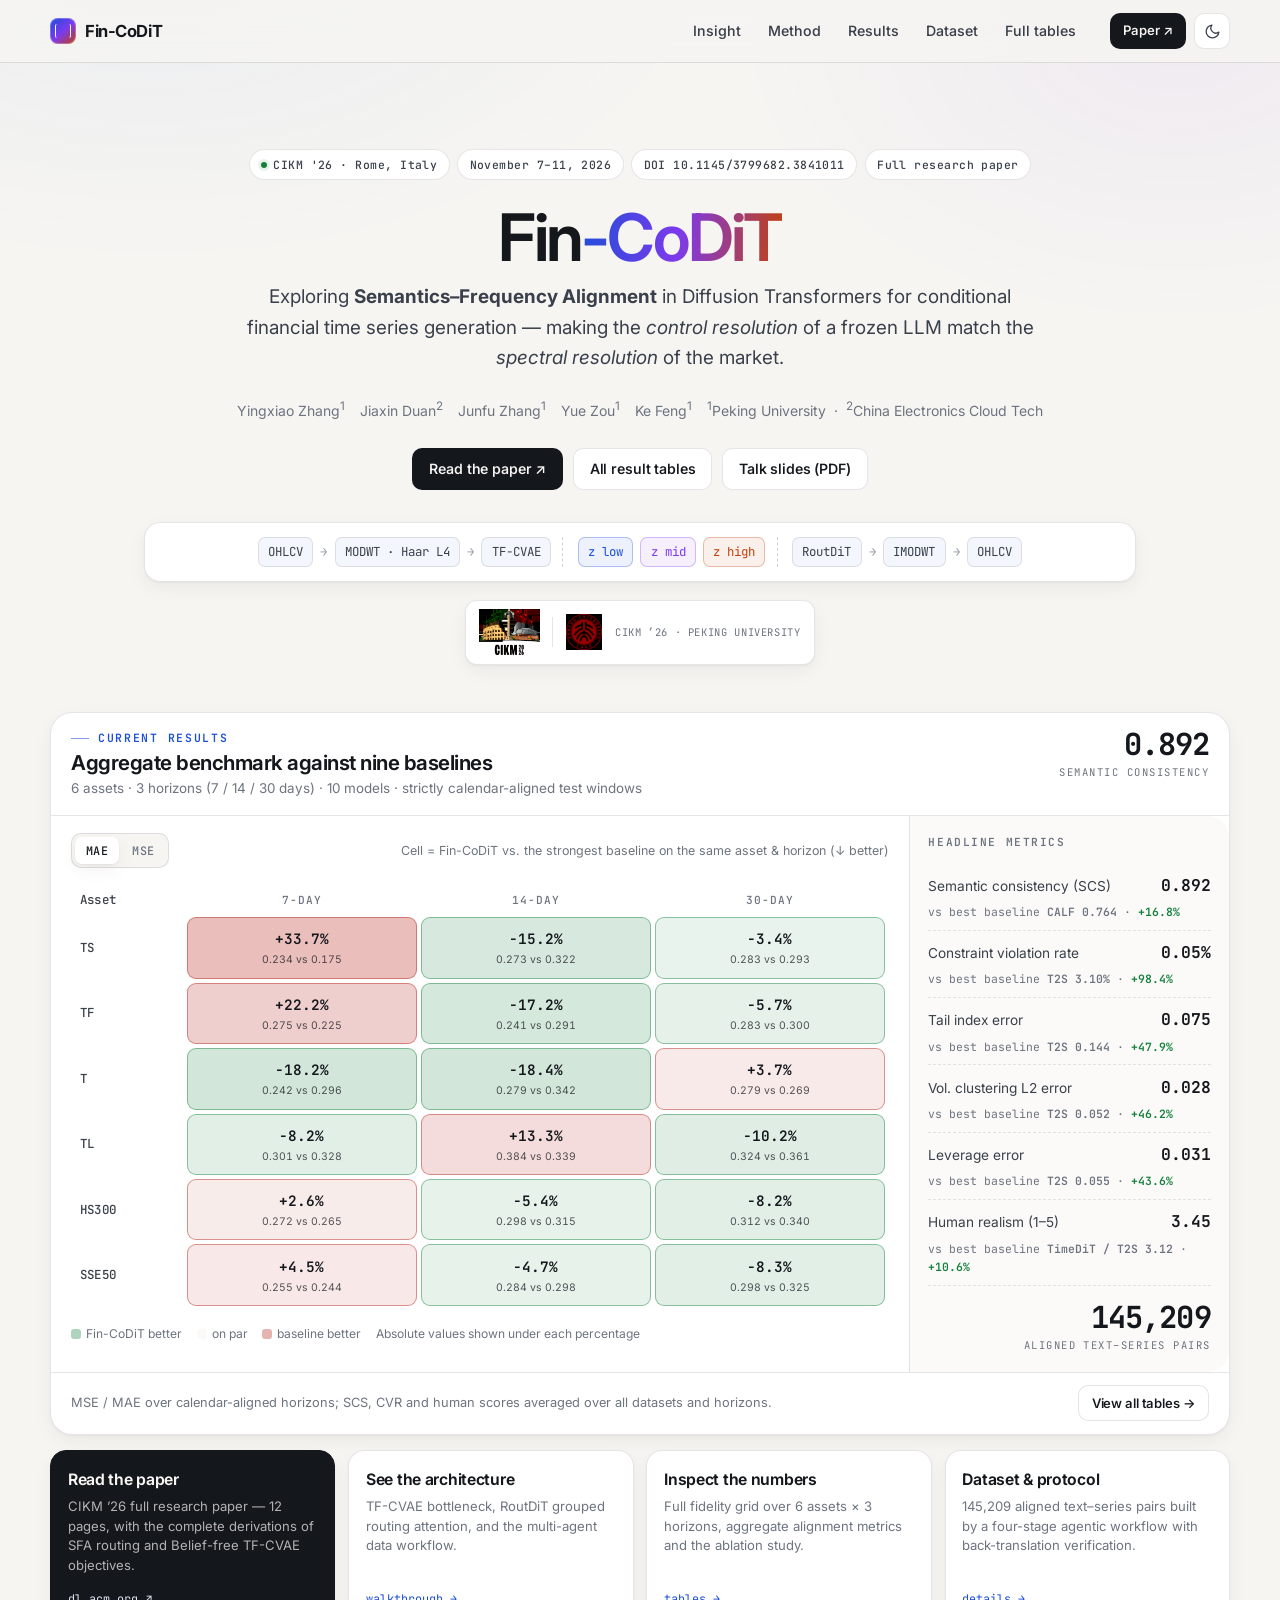
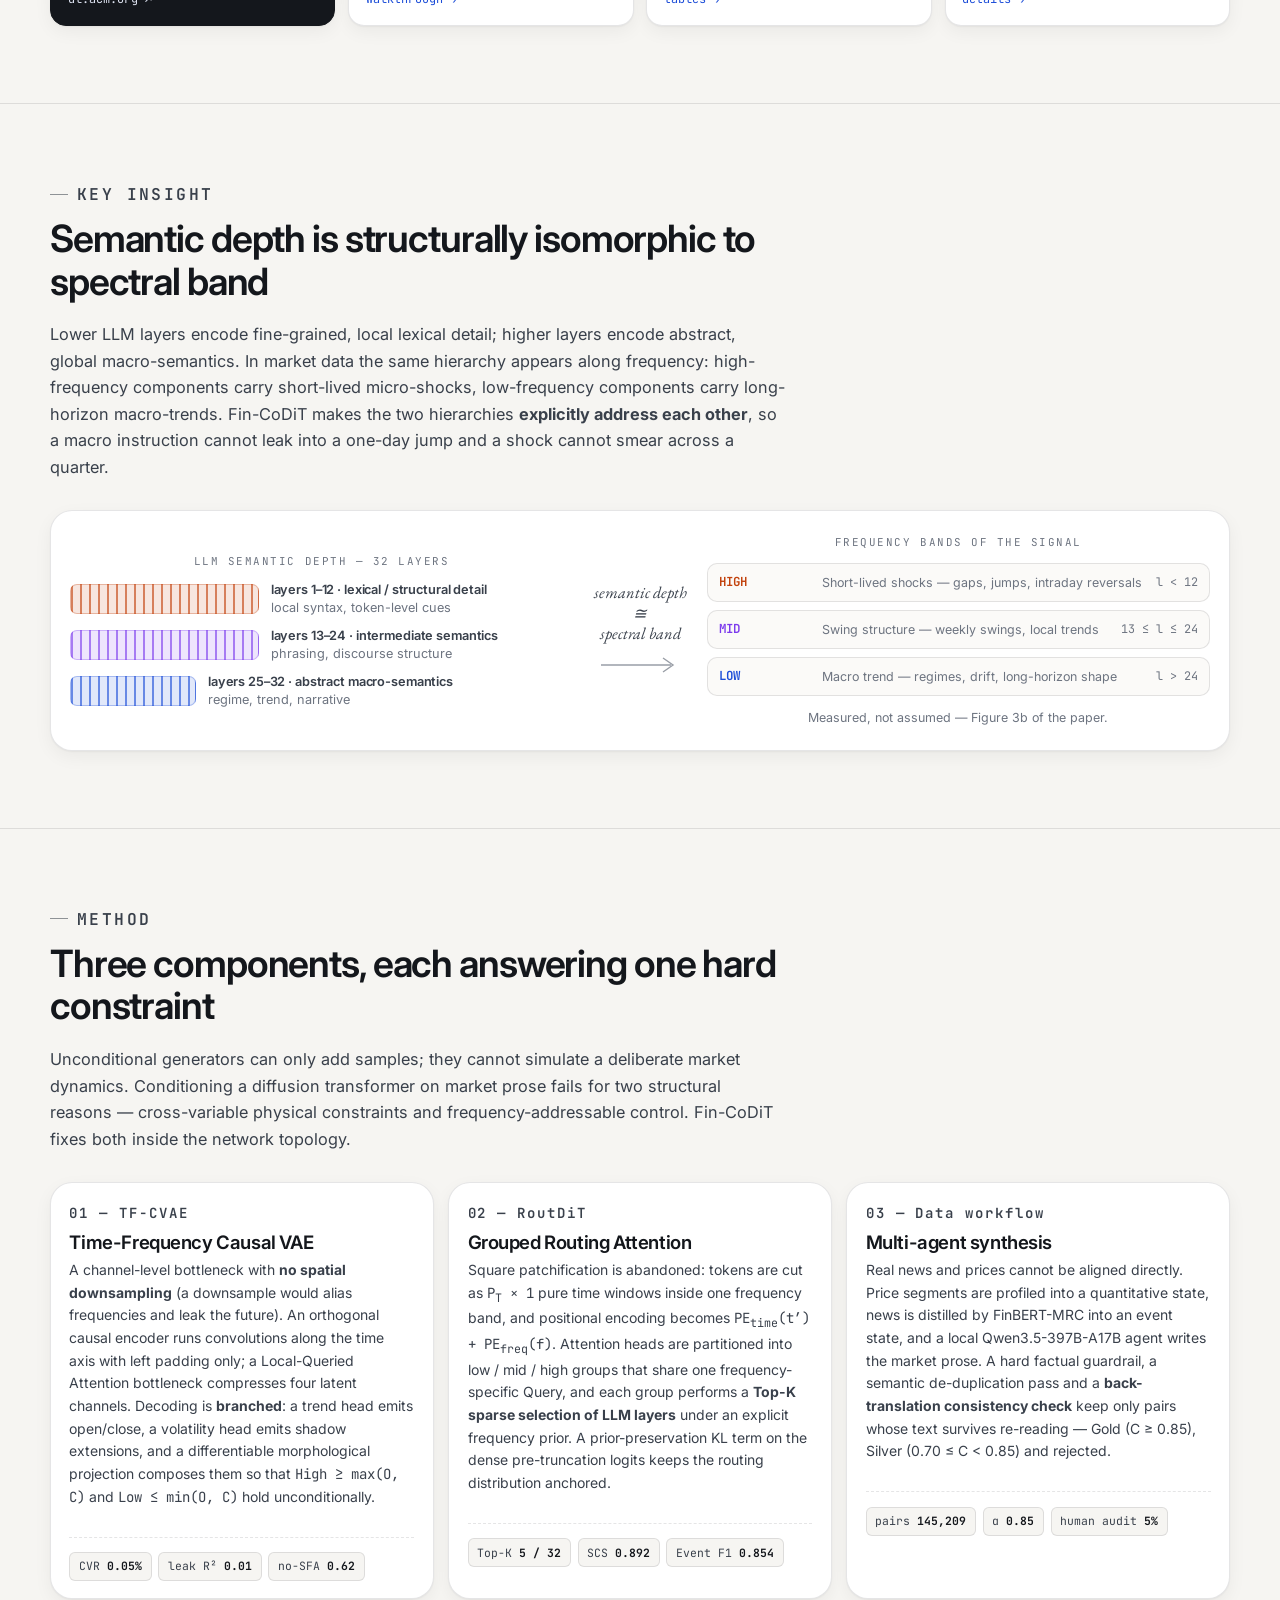
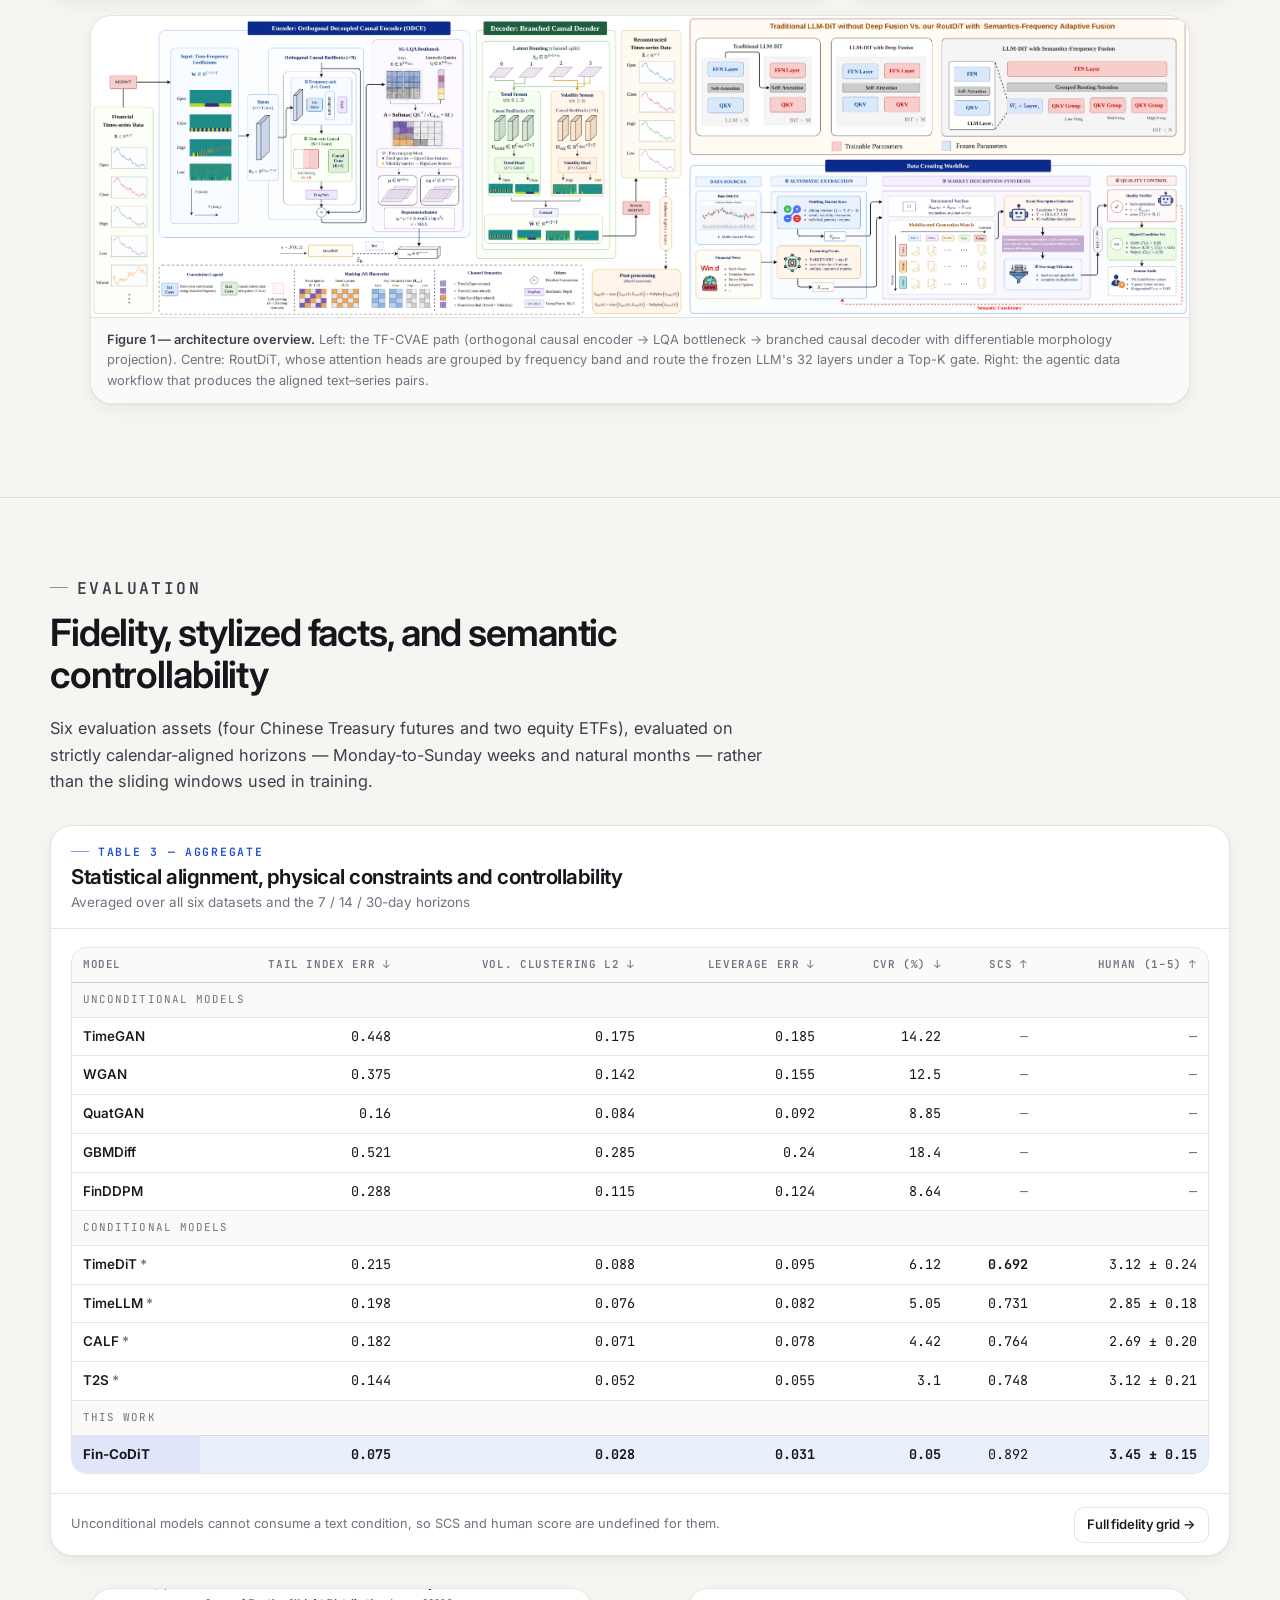
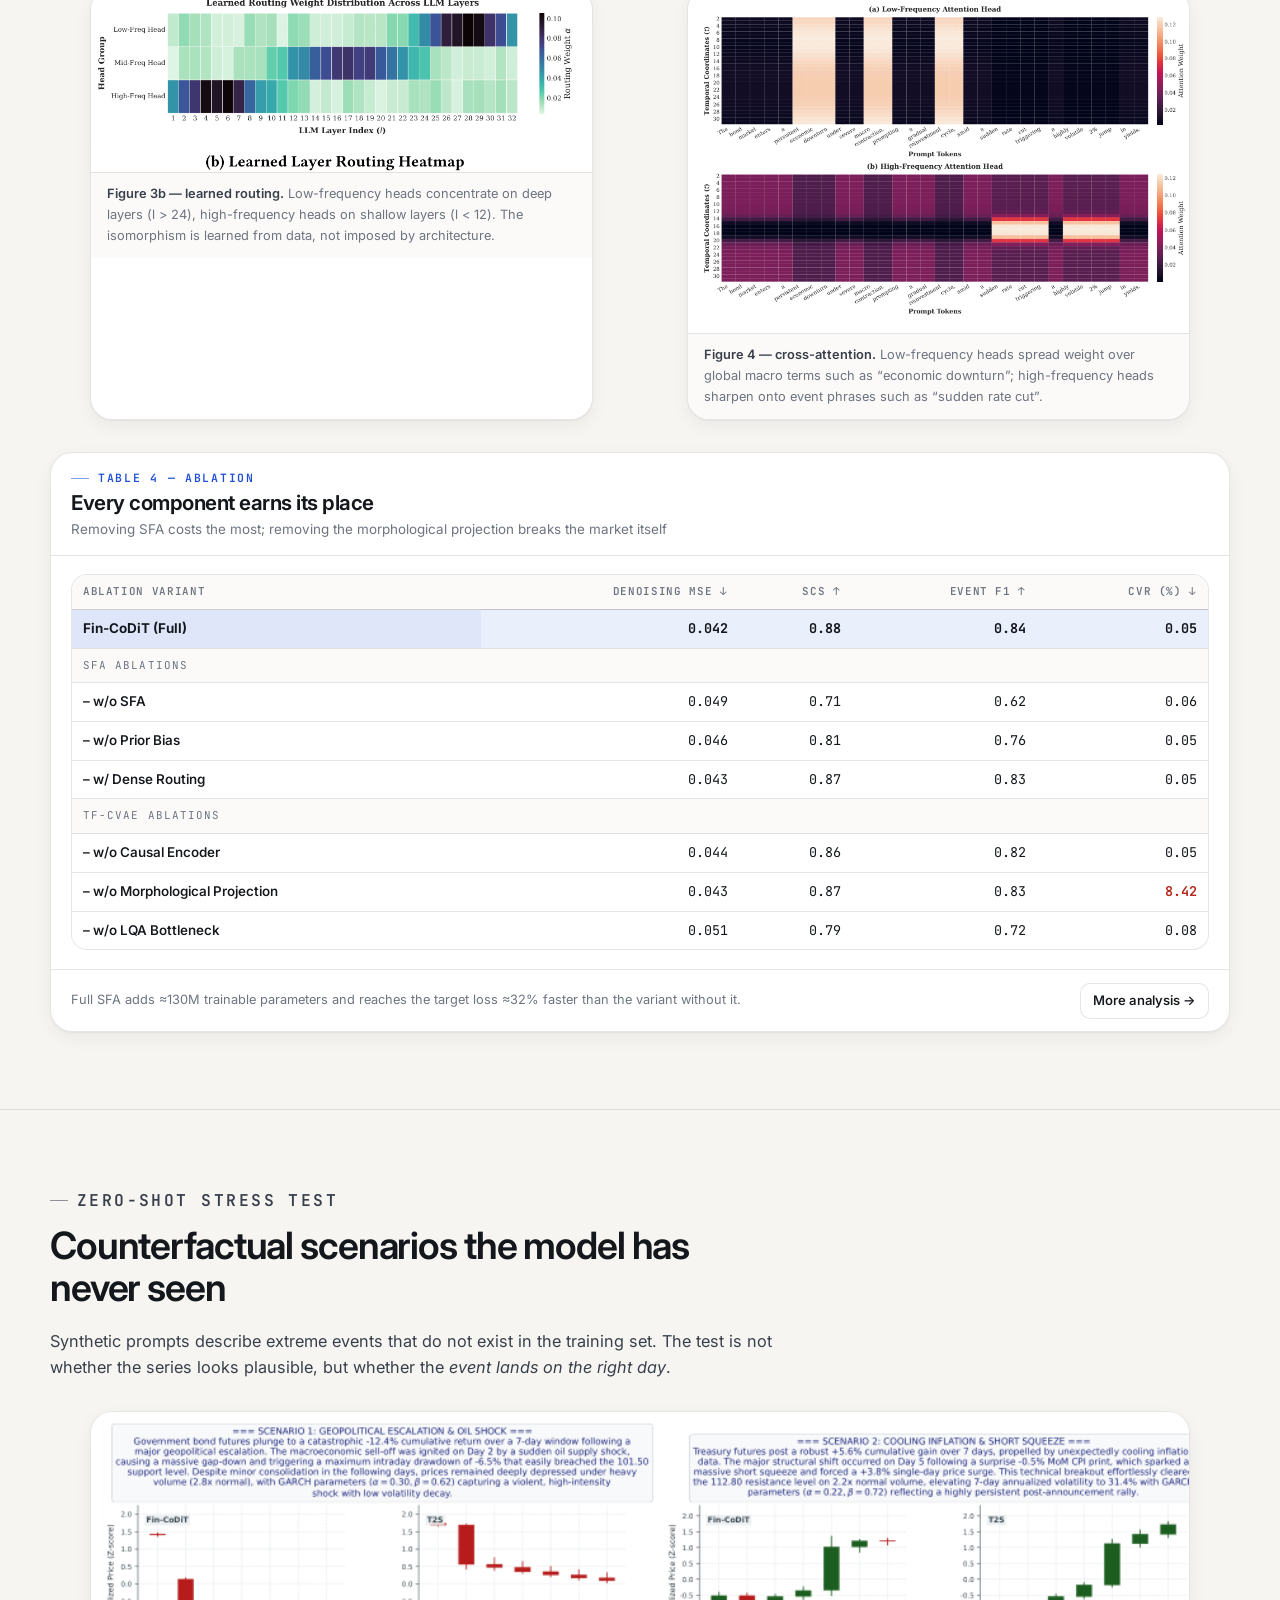
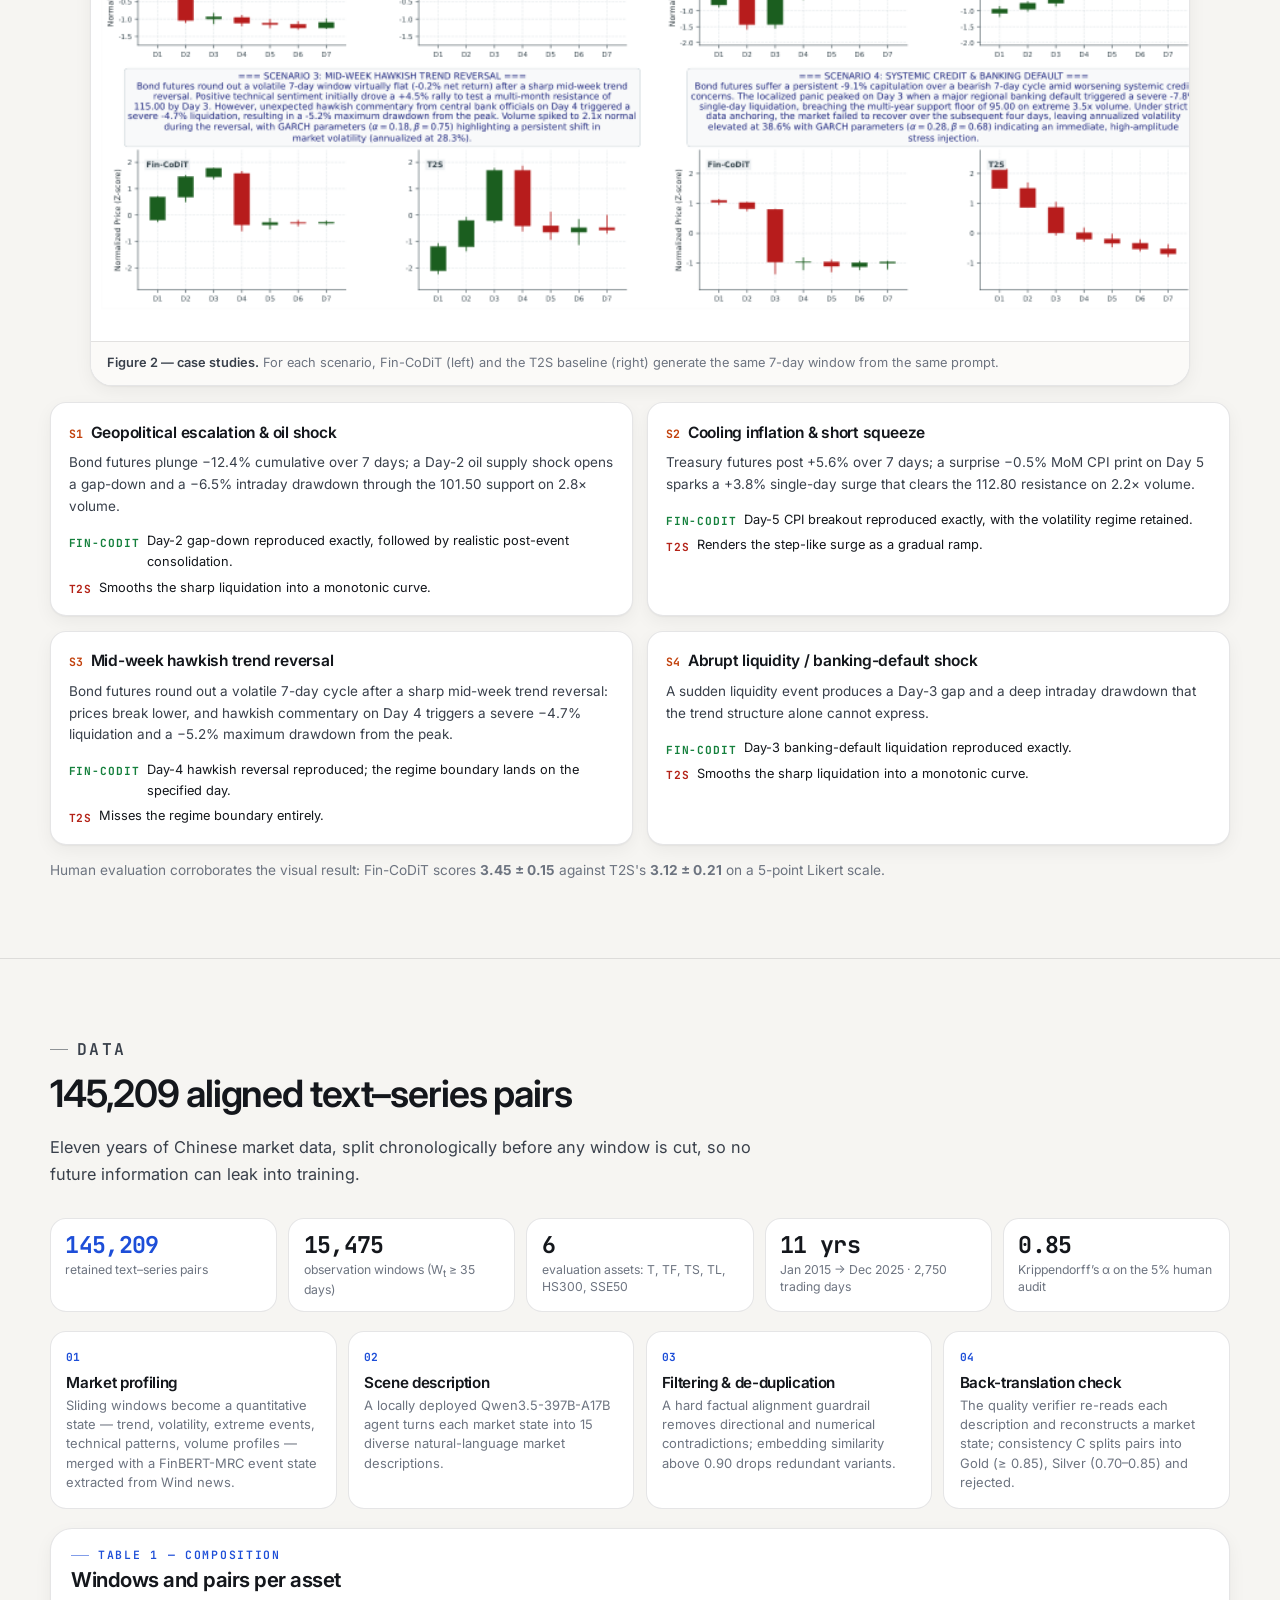
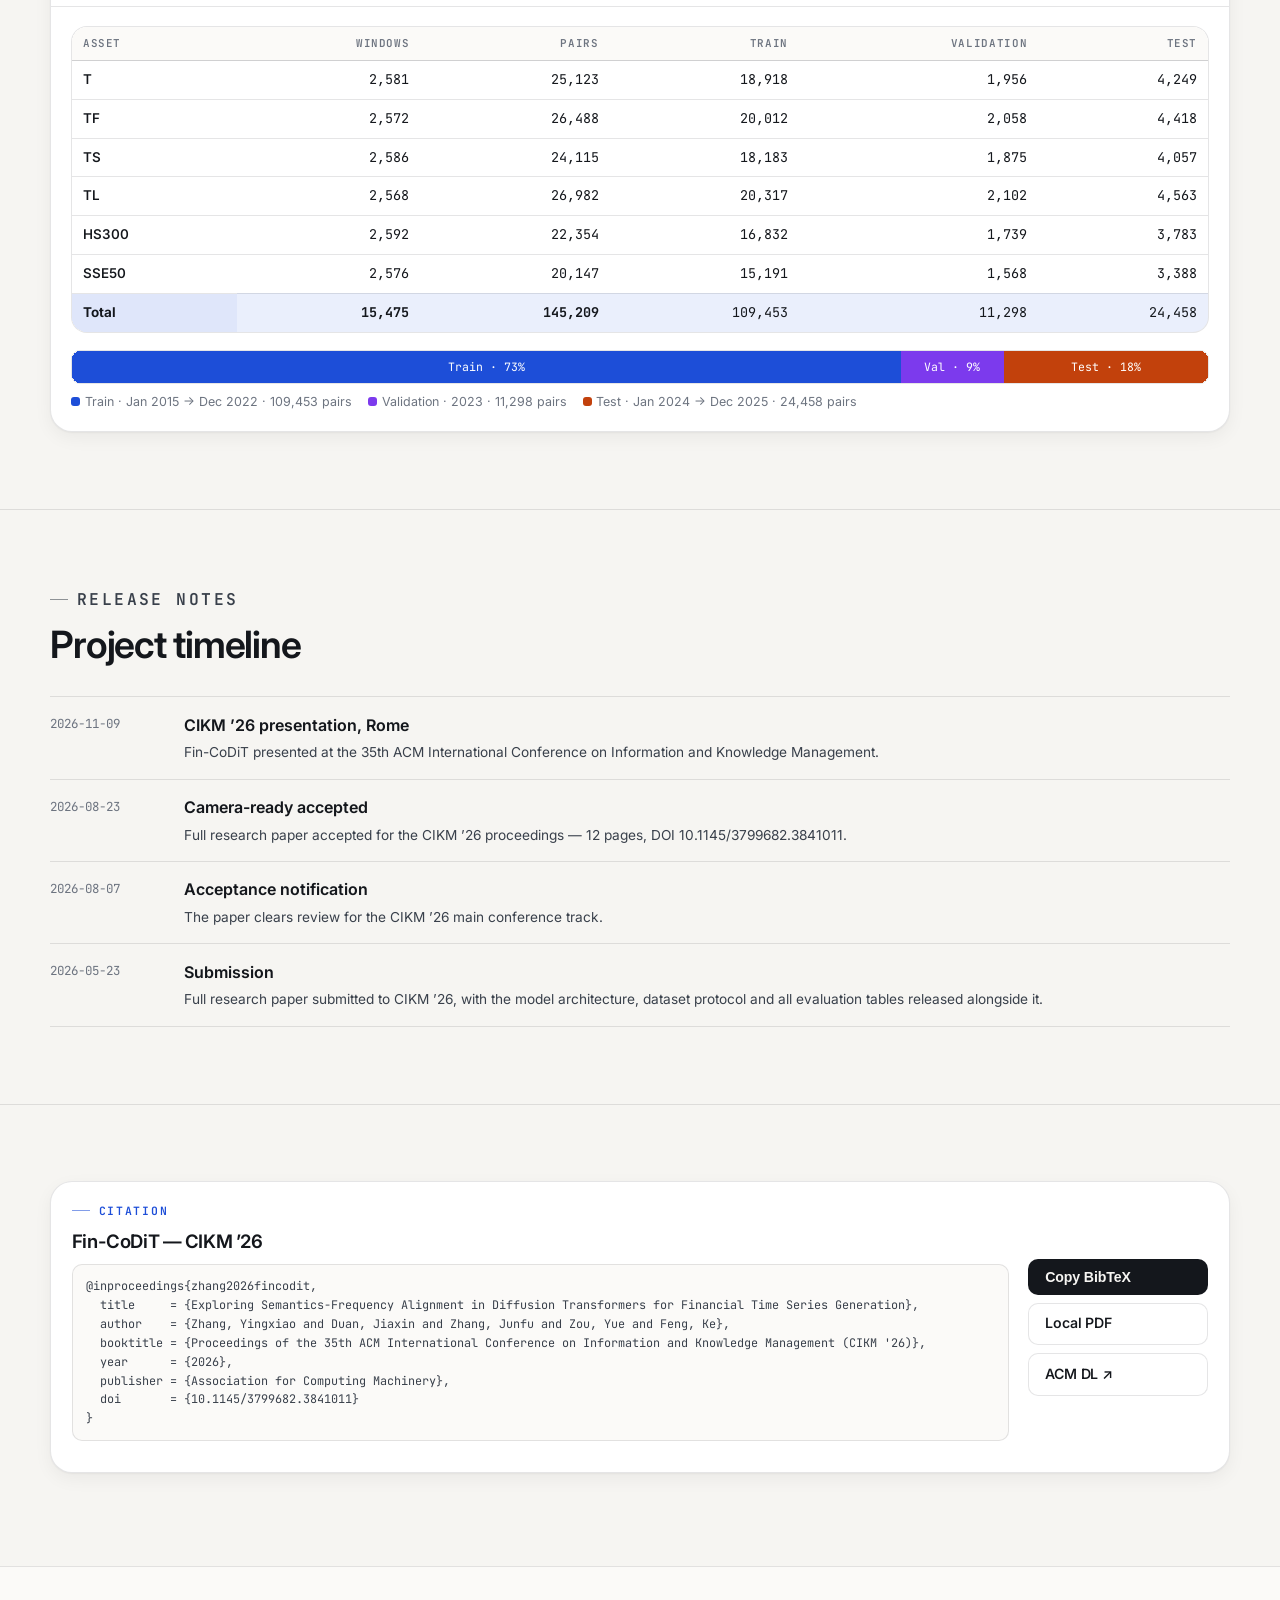
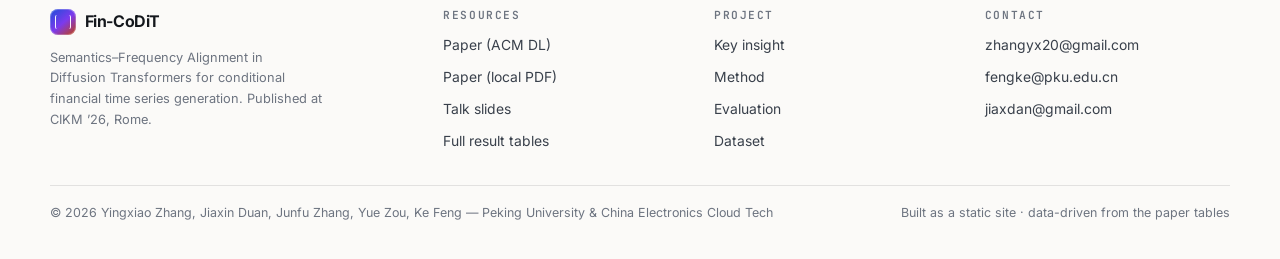
<file: index.html>
<!DOCTYPE html>
<html lang="en" data-theme="light">
<head>
<meta charset="utf-8">
<meta name="viewport" content="width=device-width, initial-scale=1">
<title>Fin-CoDiT — Semantics-Frequency Alignment for Financial Time Series Generation</title>
<meta name="description" content="Fin-CoDiT aligns the hierarchical semantic depth of a frozen LLM with the spectral bands of financial time series, and generates physically valid, text-conditioned OHLCV sequences.">
<meta name="author" content="Yingxiao Zhang, Jiaxin Duan, Junfu Zhang, Yue Zou, Ke Feng">
<meta property="og:title" content="Fin-CoDiT — CIKM '26">
<meta property="og:description" content="Semantics-Frequency Alignment in Diffusion Transformers for Financial Time Series Generation.">
<meta property="og:type" content="website">
<meta property="og:image" content="https://xigmoid.github.io/fin-codit/assets/img/fig1_overview.png">
<link rel="canonical" href="https://xigmoid.github.io/fin-codit/">
<link rel="icon" href="assets/img/favicon.svg" type="image/svg+xml">
<link rel="preconnect" href="https://fonts.googleapis.com">
<link rel="preconnect" href="https://fonts.gstatic.com" crossorigin>
<link rel="stylesheet" href="https://fonts.googleapis.com/css2?family=EB+Garamond:ital,wght@0,500;1,500&family=Inter:wght@400;500;600;700&family=JetBrains+Mono:wght@400;500;600&display=swap">
<link rel="stylesheet" href="assets/css/main.css">
</head>
<body>
<a class="skip-link" href="#main">Skip to content</a>

<!-- ======================= nav ======================= -->
<header class="nav">
  <div class="shell nav-inner">
    <a class="brand" href="index.html">
      <span class="brand-mark" aria-hidden="true"></span>
      <span>Fin-CoDiT</span>
    </a>
    <nav class="nav-links" id="nav-links" aria-label="Primary">
      <a href="#insight">Insight</a>
      <a href="#method">Method</a>
      <a href="#results">Results</a>
      <a href="#data">Dataset</a>
      <a href="results.html">Full tables</a>
    </nav>
    <div class="nav-actions">
      <a class="btn btn-primary btn-sm" href="https://dl.acm.org/doi/10.1145/3799682.3841011" target="_blank" rel="noopener">Paper ↗</a>
      <button class="icon-btn" data-theme-toggle aria-label="Toggle theme"></button>
      <button class="icon-btn nav-toggle" data-nav-toggle aria-label="Open menu" aria-expanded="false" aria-controls="nav-links">
        <svg viewBox="0 0 24 24" fill="none" stroke="currentColor" stroke-width="1.8" stroke-linecap="round"><path d="M4 7h16M4 12h16M4 17h16"/></svg>
      </button>
    </div>
  </div>
</header>

<main id="main">

<!-- ======================= hero ======================= -->
<section class="hero">
  <div class="shell">
    <div class="hero-badges">
      <span class="badge badge-live"><span class="badge-dot"></span>CIKM '26 · Rome, Italy</span>
      <span class="badge">November 7–11, 2026</span>
      <span class="badge">DOI 10.1145/3799682.3841011</span>
      <span class="badge">Full research paper</span>
    </div>

    <h1>Fin<span class="accent-word">-CoDiT</span></h1>
    <p class="hero-sub lede">
      Exploring <strong>Semantics–Frequency Alignment</strong> in Diffusion Transformers for
      conditional financial time series generation — making the <em>control resolution</em>
      of a frozen LLM match the <em>spectral resolution</em> of the market.
    </p>

    <p class="hero-meta">
      <span>Yingxiao Zhang<sup>1</sup></span>
      <span>Jiaxin Duan<sup>2</sup></span>
      <span>Junfu Zhang<sup>1</sup></span>
      <span>Yue Zou<sup>1</sup></span>
      <span>Ke Feng<sup>1</sup></span>
      <span class="muted"><sup>1</sup>Peking University &nbsp;·&nbsp; <sup>2</sup>China Electronics Cloud Tech</span>
    </p>

    <div class="hero-cta">
      <a class="btn btn-primary" href="https://dl.acm.org/doi/10.1145/3799682.3841011" target="_blank" rel="noopener">Read the paper ↗</a>
      <a class="btn btn-ghost" href="results.html">All result tables</a>
      <a class="btn btn-ghost" href="assets/paper/Fin-CoDiT_CIKM2026_slides.pdf">Talk slides (PDF)</a>
    </div>

    <div class="strip" aria-label="Pipeline summary">
      <span class="strip-group">
        <span class="tok">OHLCV</span><span class="arrow">→</span>
        <span class="tok">MODWT · Haar L4</span><span class="arrow">→</span>
        <span class="tok">TF-CVAE</span>
      </span>
      <span class="strip-group">
        <span class="tok tok-low">z low</span>
        <span class="tok tok-mid">z mid</span>
        <span class="tok tok-high">z high</span>
      </span>
      <span class="strip-group">
        <span class="tok">RoutDiT</span><span class="arrow">→</span>
        <span class="tok">IMODWT</span><span class="arrow">→</span>
        <span class="tok">OHLCV</span>
      </span>
    </div>

    <div class="logo-card" style="margin-top:1.1rem">
      <img src="assets/img/logo-cikm2026.png" alt="CIKM 2026 conference logo">
      <span class="sep" aria-hidden="true"></span>
      <img class="pku" src="assets/img/logo-pku.png" alt="Peking University logo">
      <span class="logo-caption">CIKM ’26 · Peking University</span>
    </div>
  </div>
</section>

<!-- ======================= results-first panel ======================= -->
<section class="section" style="padding-top:.5rem">
  <div class="shell">
    <div class="panel">
      <div class="panel-head">
        <div>
          <p class="kicker">Current results</p>
          <h2 class="panel-title">Aggregate benchmark against nine baselines</h2>
          <p class="panel-sub">6 assets · 3 horizons (7 / 14 / 30 days) · 10 models · strictly calendar-aligned test windows</p>
        </div>
        <div style="margin-left:auto;text-align:right">
          <div class="rail-big"><div class="n">0.892</div><div class="l">Semantic consistency</div></div>
        </div>
      </div>

      <div class="results-layout">
        <div class="results-main">
          <div class="chart-toolbar">
            <div class="seg" data-metric-group="heatmap" role="group" aria-label="Select metric">
              <button type="button" data-metric="mae" aria-pressed="true">MAE</button>
              <button type="button" data-metric="mse" aria-pressed="false">MSE</button>
            </div>
            <p class="chart-note">Cell = Fin-CoDiT vs. the strongest baseline on the same asset &amp; horizon (↓ better)</p>
          </div>
          <div class="heat" id="heatmap"></div>
          <div class="legend">
            <span><i style="background:color-mix(in srgb, var(--ok) 34%, var(--panel))"></i>Fin-CoDiT better</span>
            <span><i style="background:var(--panel-2)"></i>on par</span>
            <span><i style="background:color-mix(in srgb, var(--bad) 34%, var(--panel))"></i>baseline better</span>
            <span class="muted">Absolute values shown under each percentage</span>
          </div>
        </div>

        <aside class="results-rail">
          <div id="rail"></div>
        </aside>
      </div>

      <div class="panel-foot">
        <span>MSE / MAE over calendar-aligned horizons; SCS, CVR and human scores averaged over all datasets and horizons.</span>
        <a class="btn btn-ghost btn-sm" href="results.html">View all tables →</a>
      </div>
    </div>

    <!-- action cards -->
    <div class="actions" style="margin-top:.9rem">
      <a class="action action-primary" href="https://dl.acm.org/doi/10.1145/3799682.3841011" target="_blank" rel="noopener">
        <span class="action-title">Read the paper</span>
        <span class="action-desc">CIKM ’26 full research paper — 12 pages, with the complete derivations of SFA routing and Belief-free TF-CVAE objectives.</span>
        <span class="action-go">dl.acm.org ↗</span>
      </a>
      <a class="action" href="#method">
        <span class="action-title">See the architecture</span>
        <span class="action-desc">TF-CVAE bottleneck, RoutDiT grouped routing attention, and the multi-agent data workflow.</span>
        <span class="action-go">walkthrough →</span>
      </a>
      <a class="action" href="results.html">
        <span class="action-title">Inspect the numbers</span>
        <span class="action-desc">Full fidelity grid over 6 assets × 3 horizons, aggregate alignment metrics and the ablation study.</span>
        <span class="action-go">tables →</span>
      </a>
      <a class="action" href="#data">
        <span class="action-title">Dataset &amp; protocol</span>
        <span class="action-desc">145,209 aligned text–series pairs built by a four-stage agentic workflow with back-translation verification.</span>
        <span class="action-go">details →</span>
      </a>
    </div>
  </div>
</section>

<!-- ======================= insight ======================= -->
<section class="section" id="insight">
  <div class="shell">
    <div class="section-head">
      <p class="kicker">Key insight</p>
      <h2>Semantic depth is structurally isomorphic to spectral band</h2>
      <p>
        Lower LLM layers encode fine-grained, local lexical detail; higher layers encode abstract,
        global macro-semantics. In market data the same hierarchy appears along frequency:
        high-frequency components carry short-lived micro-shocks, low-frequency components carry
        long-horizon macro-trends. Fin-CoDiT makes the two hierarchies <strong>explicitly address each
        other</strong>, so a macro instruction cannot leak into a one-day jump and a shock cannot
        smear across a quarter.
      </p>
    </div>

    <div class="iso reveal">
      <div>
        <p class="iso-col-title">LLM semantic depth — 32 layers</p>
        <div class="depth">
          <div class="depth-row">
            <div class="ticks zone-high" style="--w:37.5%"></div>
            <p class="depth-note"><b>layers 1–12 · lexical / structural detail</b> local syntax, token-level cues</p>
          </div>
          <div class="depth-row">
            <div class="ticks zone-mid" style="--w:37.5%"></div>
            <p class="depth-note"><b>layers 13–24 · intermediate semantics</b> phrasing, discourse structure</p>
          </div>
          <div class="depth-row">
            <div class="ticks zone-low" style="--w:25%"></div>
            <p class="depth-note"><b>layers 25–32 · abstract macro-semantics</b> regime, trend, narrative</p>
          </div>
        </div>
      </div>

      <div class="iso-arrow">
        <div class="cap">semantic depth<br>≅<br>spectral band</div>
        <svg width="86" height="26" viewBox="0 0 86 26" fill="none" stroke="currentColor" stroke-width="1.4" aria-hidden="true" style="margin:.5rem auto 0;opacity:.7">
          <path d="M4 13h70"/><path d="M66 6l10 7-10 7"/>
        </svg>
      </div>

      <div>
        <p class="iso-col-title">Frequency bands of the signal</p>
        <div class="band band-high">
          <span class="band-name">HIGH</span>
          <span class="band-desc">Short-lived shocks — gaps, jumps, intraday reversals</span>
          <span class="band-range">l &lt; 12</span>
        </div>
        <div class="band band-mid">
          <span class="band-name">MID</span>
          <span class="band-desc">Swing structure — weekly swings, local trends</span>
          <span class="band-range">13 ≤ l ≤ 24</span>
        </div>
        <div class="band band-low">
          <span class="band-name">LOW</span>
          <span class="band-desc">Macro trend — regimes, drift, long-horizon shape</span>
          <span class="band-range">l &gt; 24</span>
        </div>
        <p class="chart-note" style="margin-top:.7rem;text-align:center">
          Measured, not assumed — Figure&nbsp;3b of the paper.
        </p>
      </div>
    </div>
  </div>
</section>

<!-- ======================= method ======================= -->
<section class="section" id="method">
  <div class="shell">
    <div class="section-head">
      <p class="kicker">Method</p>
      <h2>Three components, each answering one hard constraint</h2>
      <p>
        Unconditional generators can only add samples; they cannot simulate a deliberate market
        dynamics. Conditioning a diffusion transformer on market prose fails for two structural
        reasons — cross-variable physical constraints and frequency-addressable control. Fin-CoDiT
        fixes both inside the network topology.
      </p>
    </div>

    <div class="pillars">
      <article class="pillar reveal">
        <p class="pillar-num">01 — TF-CVAE</p>
        <h3>Time-Frequency Causal VAE</h3>
        <p>
          A channel-level bottleneck with <strong>no spatial downsampling</strong> (a downsample would
          alias frequencies and leak the future). An orthogonal causal encoder runs convolutions along
          the time axis with left padding only; a Local-Queried Attention bottleneck compresses four
          latent channels. Decoding is <strong>branched</strong>: a trend head emits open/close, a
          volatility head emits shadow extensions, and a differentiable morphological projection
          composes them so that <span class="mono">High ≥ max(O, C)</span> and
          <span class="mono">Low ≤ min(O, C)</span> hold unconditionally.
        </p>
        <div class="pillar-metrics">
          <span class="pill">CVR <b>0.05%</b></span>
          <span class="pill">leak R² <b>0.01</b></span>
          <span class="pill">no-SFA <b>0.62</b></span>
        </div>
      </article>

      <article class="pillar reveal">
        <p class="pillar-num">02 — RoutDiT</p>
        <h3>Grouped Routing Attention</h3>
        <p>
          Square patchification is abandoned: tokens are cut as <span class="mono">P<sub>T</sub> × 1</span>
          pure time windows inside one frequency band, and positional encoding becomes
          <span class="mono">PE<sub>time</sub>(t′) + PE<sub>freq</sub>(f)</span>. Attention heads are
          partitioned into low / mid / high groups that share one frequency-specific Query, and each
          group performs a <strong>Top-K sparse selection of LLM layers</strong> under an explicit
          frequency prior. A prior-preservation KL term on the dense pre-truncation logits keeps the
          routing distribution anchored.
        </p>
        <div class="pillar-metrics">
          <span class="pill">Top-K <b>5 / 32</b></span>
          <span class="pill">SCS <b>0.892</b></span>
          <span class="pill">Event F1 <b>0.854</b></span>
        </div>
      </article>

      <article class="pillar reveal">
        <p class="pillar-num">03 — Data workflow</p>
        <h3>Multi-agent synthesis</h3>
        <p>
          Real news and prices cannot be aligned directly. Price segments are profiled into a
          quantitative state, news is distilled by FinBERT-MRC into an event state, and a local
          Qwen3.5-397B-A17B agent writes the market prose. A hard factual guardrail, a semantic
          de-duplication pass and a <strong>back-translation consistency check</strong> keep only
          pairs whose text survives re-reading — Gold (C ≥ 0.85), Silver (0.70 ≤ C &lt; 0.85) and
          rejected.
        </p>
        <div class="pillar-metrics">
          <span class="pill">pairs <b>145,209</b></span>
          <span class="pill">α <b>0.85</b></span>
          <span class="pill">human audit <b>5%</b></span>
        </div>
      </article>
    </div>

    <figure class="figure" style="margin-top:1rem">
      <img src="assets/img/fig1_overview.png" alt="Fin-CoDiT overview: TF-CVAE encoder and branched decoder, RoutDiT denoiser with frequency-partitioned heads and top-K LLM routing, and the four-stage multi-agent data workflow" loading="lazy">
      <figcaption><b>Figure 1 — architecture overview.</b> Left: the TF-CVAE path (orthogonal causal encoder → LQA bottleneck → branched causal decoder with differentiable morphology projection). Centre: RoutDiT, whose attention heads are grouped by frequency band and route the frozen LLM's 32 layers under a Top-K gate. Right: the agentic data workflow that produces the aligned text–series pairs.</figcaption>
    </figure>
  </div>
</section>

<!-- ======================= results ======================= -->
<section class="section" id="results">
  <div class="shell">
    <div class="section-head">
      <p class="kicker">Evaluation</p>
      <h2>Fidelity, stylized facts, and semantic controllability</h2>
      <p>
        Six evaluation assets (four Chinese Treasury futures and two equity ETFs), evaluated on
        strictly calendar-aligned horizons — Monday-to-Sunday weeks and natural months — rather than
        the sliding windows used in training.
      </p>
    </div>

    <div class="panel reveal" style="margin-bottom:1rem">
      <div class="panel-head">
        <div>
          <p class="kicker">Table 3 — aggregate</p>
          <h3 class="panel-title">Statistical alignment, physical constraints and controllability</h3>
          <p class="panel-sub">Averaged over all six datasets and the 7 / 14 / 30-day horizons</p>
        </div>
      </div>
      <div class="panel-body">
        <div class="table-wrap" id="aggregate-table"></div>
      </div>
      <div class="panel-foot">
        <span>Unconditional models cannot consume a text condition, so SCS and human score are undefined for them.</span>
        <a class="btn btn-ghost btn-sm" href="results.html">Full fidelity grid →</a>
      </div>
    </div>

    <div class="pillars" style="grid-template-columns:repeat(2,minmax(0,1fr))">
      <figure class="figure reveal">
        <img src="assets/img/fig3b_routing.png" alt="Heatmap of learned routing weights across the 32 LLM layers for low-, mid- and high-frequency head groups" loading="lazy">
        <figcaption><b>Figure 3b — learned routing.</b> Low-frequency heads concentrate on deep layers (l &gt; 24), high-frequency heads on shallow layers (l &lt; 12). The isomorphism is learned from data, not imposed by architecture.</figcaption>
      </figure>
      <figure class="figure reveal">
        <img src="assets/img/fig4_attention.png" alt="Cross-attention maps of a low-frequency head and a high-frequency head over the prompt tokens" loading="lazy">
        <figcaption><b>Figure 4 — cross-attention.</b> Low-frequency heads spread weight over global macro terms such as “economic downturn”; high-frequency heads sharpen onto event phrases such as “sudden rate cut”.</figcaption>
      </figure>
    </div>

    <div class="panel reveal" style="margin-top:1rem">
      <div class="panel-head">
        <div>
          <p class="kicker">Table 4 — ablation</p>
          <h3 class="panel-title">Every component earns its place</h3>
          <p class="panel-sub">Removing SFA costs the most; removing the morphological projection breaks the market itself</p>
        </div>
      </div>
      <div class="panel-body">
        <div class="table-wrap" id="ablation-table"></div>
      </div>
      <div class="panel-foot">
        <span>Full SFA adds ≈130M trainable parameters and reaches the target loss ≈32% faster than the variant without it.</span>
        <a class="btn btn-ghost btn-sm" href="results.html">More analysis →</a>
      </div>
    </div>
  </div>
</section>

<!-- ======================= counterfactual ======================= -->
<section class="section" id="counterfactual">
  <div class="shell">
    <div class="section-head">
      <p class="kicker">Zero-shot stress test</p>
      <h2>Counterfactual scenarios the model has never seen</h2>
      <p>
        Synthetic prompts describe extreme events that do not exist in the training set. The test is
        not whether the series looks plausible, but whether the <em>event lands on the right day</em>.
      </p>
    </div>

    <figure class="figure reveal" style="margin-bottom:1rem">
      <img src="assets/img/fig2_counterfactual.png" alt="Four counterfactual scenario comparisons between Fin-CoDiT and T2S" loading="lazy">
      <figcaption><b>Figure 2 — case studies.</b> For each scenario, Fin-CoDiT (left) and the T2S baseline (right) generate the same 7-day window from the same prompt.</figcaption>
    </figure>

    <div class="scenarios">
      <article class="scenario reveal">
        <div class="scenario-head"><span class="scenario-id">S1</span><span class="scenario-title">Geopolitical escalation &amp; oil shock</span></div>
        <p>Bond futures plunge −12.4% cumulative over 7 days; a Day-2 oil supply shock opens a gap-down and a −6.5% intraday drawdown through the 101.50 support on 2.8× volume.</p>
        <div class="scenario-out">
          <div class="ours"><b>Fin-CoDiT</b><span>Day-2 gap-down reproduced exactly, followed by realistic post-event consolidation.</span></div>
          <div class="base"><b>T2S</b><span>Smooths the sharp liquidation into a monotonic curve.</span></div>
        </div>
      </article>
      <article class="scenario reveal">
        <div class="scenario-head"><span class="scenario-id">S2</span><span class="scenario-title">Cooling inflation &amp; short squeeze</span></div>
        <p>Treasury futures post +5.6% over 7 days; a surprise −0.5% MoM CPI print on Day 5 sparks a +3.8% single-day surge that clears the 112.80 resistance on 2.2× volume.</p>
        <div class="scenario-out">
          <div class="ours"><b>Fin-CoDiT</b><span>Day-5 CPI breakout reproduced exactly, with the volatility regime retained.</span></div>
          <div class="base"><b>T2S</b><span>Renders the step-like surge as a gradual ramp.</span></div>
        </div>
      </article>
      <article class="scenario reveal">
        <div class="scenario-head"><span class="scenario-id">S3</span><span class="scenario-title">Mid-week hawkish trend reversal</span></div>
        <p>Bond futures round out a volatile 7-day cycle after a sharp mid-week trend reversal: prices break lower, and hawkish commentary on Day 4 triggers a severe −4.7% liquidation and a −5.2% maximum drawdown from the peak.</p>
        <div class="scenario-out">
          <div class="ours"><b>Fin-CoDiT</b><span>Day-4 hawkish reversal reproduced; the regime boundary lands on the specified day.</span></div>
          <div class="base"><b>T2S</b><span>Misses the regime boundary entirely.</span></div>
        </div>
      </article>
      <article class="scenario reveal">
        <div class="scenario-head"><span class="scenario-id">S4</span><span class="scenario-title">Abrupt liquidity / banking-default shock</span></div>
        <p>A sudden liquidity event produces a Day-3 gap and a deep intraday drawdown that the trend structure alone cannot express.</p>
        <div class="scenario-out">
          <div class="ours"><b>Fin-CoDiT</b><span>Day-3 banking-default liquidation reproduced exactly.</span></div>
          <div class="base"><b>T2S</b><span>Smooths the sharp liquidation into a monotonic curve.</span></div>
        </div>
      </article>
    </div>
    <p class="small muted" style="margin-top:.9rem">
      Human evaluation corroborates the visual result: Fin-CoDiT scores <strong>3.45 ± 0.15</strong> against T2S's <strong>3.12 ± 0.21</strong> on a 5-point Likert scale.
    </p>
  </div>
</section>

<!-- ======================= dataset ======================= -->
<section class="section" id="data">
  <div class="shell">
    <div class="section-head">
      <p class="kicker">Data</p>
      <h2>145,209 aligned text–series pairs</h2>
      <p>
        Eleven years of Chinese market data, split chronologically before any window is cut, so no
        future information can leak into training.
      </p>
    </div>

    <div class="data-cards reveal" style="margin-bottom:1.2rem">
      <div class="data-card accent"><div class="n">145,209</div><div class="l">retained text–series pairs</div></div>
      <div class="data-card"><div class="n">15,475</div><div class="l">observation windows (W<sub>t</sub> ≥ 35 days)</div></div>
      <div class="data-card"><div class="n">6</div><div class="l">evaluation assets: T, TF, TS, TL, HS300, SSE50</div></div>
      <div class="data-card"><div class="n">11 yrs</div><div class="l">Jan 2015 → Dec 2025 · 2,750 trading days</div></div>
      <div class="data-card"><div class="n">0.85</div><div class="l">Krippendorff’s α on the 5% human audit</div></div>
    </div>

    <div class="workflow reveal" style="margin-bottom:1.2rem">
      <div class="wf-step">
        <h4>Market profiling</h4>
        <p>Sliding windows become a quantitative state — trend, volatility, extreme events, technical patterns, volume profiles — merged with a FinBERT-MRC event state extracted from Wind news.</p>
      </div>
      <div class="wf-step">
        <h4>Scene description</h4>
        <p>A locally deployed Qwen3.5-397B-A17B agent turns each market state into 15 diverse natural-language market descriptions.</p>
      </div>
      <div class="wf-step">
        <h4>Filtering &amp; de-duplication</h4>
        <p>A hard factual alignment guardrail removes directional and numerical contradictions; embedding similarity above 0.90 drops redundant variants.</p>
      </div>
      <div class="wf-step">
        <h4>Back-translation check</h4>
        <p>The quality verifier re-reads each description and reconstructs a market state; consistency C splits pairs into Gold (≥ 0.85), Silver (0.70–0.85) and rejected.</p>
      </div>
    </div>

    <div class="panel reveal">
      <div class="panel-head">
        <div>
          <p class="kicker">Table 1 — composition</p>
          <h3 class="panel-title">Windows and pairs per asset</h3>
        </div>
      </div>
      <div class="panel-body">
        <div class="table-wrap" id="dataset-table"></div>
        <div class="split-bar" style="margin-top:1.1rem">
          <div style="flex:73;background:var(--freq-low)">Train · 73%</div>
          <div style="flex:9;background:var(--freq-mid)">Val · 9%</div>
          <div style="flex:18;background:var(--freq-high)">Test · 18%</div>
        </div>
        <div class="split-legend">
          <span><i style="background:var(--freq-low)"></i>Train · Jan 2015 → Dec 2022 · 109,453 pairs</span>
          <span><i style="background:var(--freq-mid)"></i>Validation · 2023 · 11,298 pairs</span>
          <span><i style="background:var(--freq-high)"></i>Test · Jan 2024 → Dec 2025 · 24,458 pairs</span>
        </div>
      </div>
    </div>
  </div>
</section>

<!-- ======================= timeline ======================= -->
<section class="section" id="timeline">
  <div class="shell">
    <div class="section-head">
      <p class="kicker">Release notes</p>
      <h2>Project timeline</h2>
    </div>
    <div class="timeline">
      <div class="tl-item">
        <div class="tl-date">2026-11-09</div>
        <div>
          <div class="tl-title">CIKM ’26 presentation, Rome</div>
          <div class="tl-body">Fin-CoDiT presented at the 35th ACM International Conference on Information and Knowledge Management.</div>
        </div>
      </div>
      <div class="tl-item">
        <div class="tl-date">2026-08-23</div>
        <div>
          <div class="tl-title">Camera-ready accepted</div>
          <div class="tl-body">Full research paper accepted for the CIKM ’26 proceedings — 12 pages, DOI 10.1145/3799682.3841011.</div>
        </div>
      </div>
      <div class="tl-item">
        <div class="tl-date">2026-08-07</div>
        <div>
          <div class="tl-title">Acceptance notification</div>
          <div class="tl-body">The paper clears review for the CIKM ’26 main conference track.</div>
        </div>
      </div>
      <div class="tl-item">
        <div class="tl-date">2026-05-23</div>
        <div>
          <div class="tl-title">Submission</div>
          <div class="tl-body">Full research paper submitted to CIKM ’26, with the model architecture, dataset protocol and all evaluation tables released alongside it.</div>
        </div>
      </div>
    </div>
  </div>
</section>

<!-- ======================= citation ======================= -->
<section class="section">
  <div class="shell">
    <div class="callout reveal">
      <div>
        <p class="kicker">Citation</p>
        <h3 style="margin-bottom:.5rem">Fin-CoDiT — CIKM ’26</h3>
        <pre class="bib" id="bibtex">@inproceedings{zhang2026fincodit,
  title     = {Exploring Semantics-Frequency Alignment in Diffusion Transformers for Financial Time Series Generation},
  author    = {Zhang, Yingxiao and Duan, Jiaxin and Zhang, Junfu and Zou, Yue and Feng, Ke},
  booktitle = {Proceedings of the 35th ACM International Conference on Information and Knowledge Management (CIKM '26)},
  year      = {2026},
  publisher = {Association for Computing Machinery},
  doi       = {10.1145/3799682.3841011}
}</pre>
      </div>
      <div style="display:grid;gap:.5rem;min-width:180px">
        <button class="btn btn-primary" data-copy="#bibtex">Copy BibTeX</button>
        <a class="btn btn-ghost" href="assets/paper/Fin-CoDiT_CIKM2026.pdf">Local PDF</a>
        <a class="btn btn-ghost" href="https://dl.acm.org/doi/10.1145/3799682.3841011" target="_blank" rel="noopener">ACM DL ↗</a>
      </div>
    </div>
  </div>
</section>

</main>

<!-- ======================= footer ======================= -->
<footer class="footer">
  <div class="shell">
    <div class="footer-grid">
      <div>
        <div class="footer-brand"><span class="brand-mark" aria-hidden="true"></span> Fin-CoDiT</div>
        <p class="footer-note">
          Semantics–Frequency Alignment in Diffusion Transformers for conditional financial
          time series generation. Published at CIKM ’26, Rome.
        </p>
      </div>
      <div>
        <h4>Resources</h4>
        <ul>
          <li><a href="https://dl.acm.org/doi/10.1145/3799682.3841011" target="_blank" rel="noopener">Paper (ACM DL)</a></li>
          <li><a href="assets/paper/Fin-CoDiT_CIKM2026.pdf">Paper (local PDF)</a></li>
          <li><a href="assets/paper/Fin-CoDiT_CIKM2026_slides.pdf">Talk slides</a></li>
          <li><a href="results.html">Full result tables</a></li>
        </ul>
      </div>
      <div>
        <h4>Project</h4>
        <ul>
          <li><a href="#insight">Key insight</a></li>
          <li><a href="#method">Method</a></li>
          <li><a href="#results">Evaluation</a></li>
          <li><a href="#data">Dataset</a></li>
        </ul>
      </div>
      <div>
        <h4>Contact</h4>
        <ul>
          <li><a href="mailto:zhangyx20@gmail.com">zhangyx20@gmail.com</a></li>
          <li><a href="mailto:fengke@pku.edu.cn">fengke@pku.edu.cn</a></li>
          <li><a href="mailto:jiaxdan@gmail.com">jiaxdan@gmail.com</a></li>
        </ul>
      </div>
    </div>
    <div class="footer-bottom">
      <span>© 2026 Yingxiao Zhang, Jiaxin Duan, Junfu Zhang, Yue Zou, Ke Feng — Peking University &amp; China Electronics Cloud Tech</span>
      <span>Built as a static site · data-driven from the paper tables</span>
    </div>
  </div>
</footer>

<div class="toast" id="toast" role="status" aria-live="polite"></div>

<script src="assets/data/results.js"></script>
<script src="assets/js/main.js"></script>
</body>
</html>
</file>
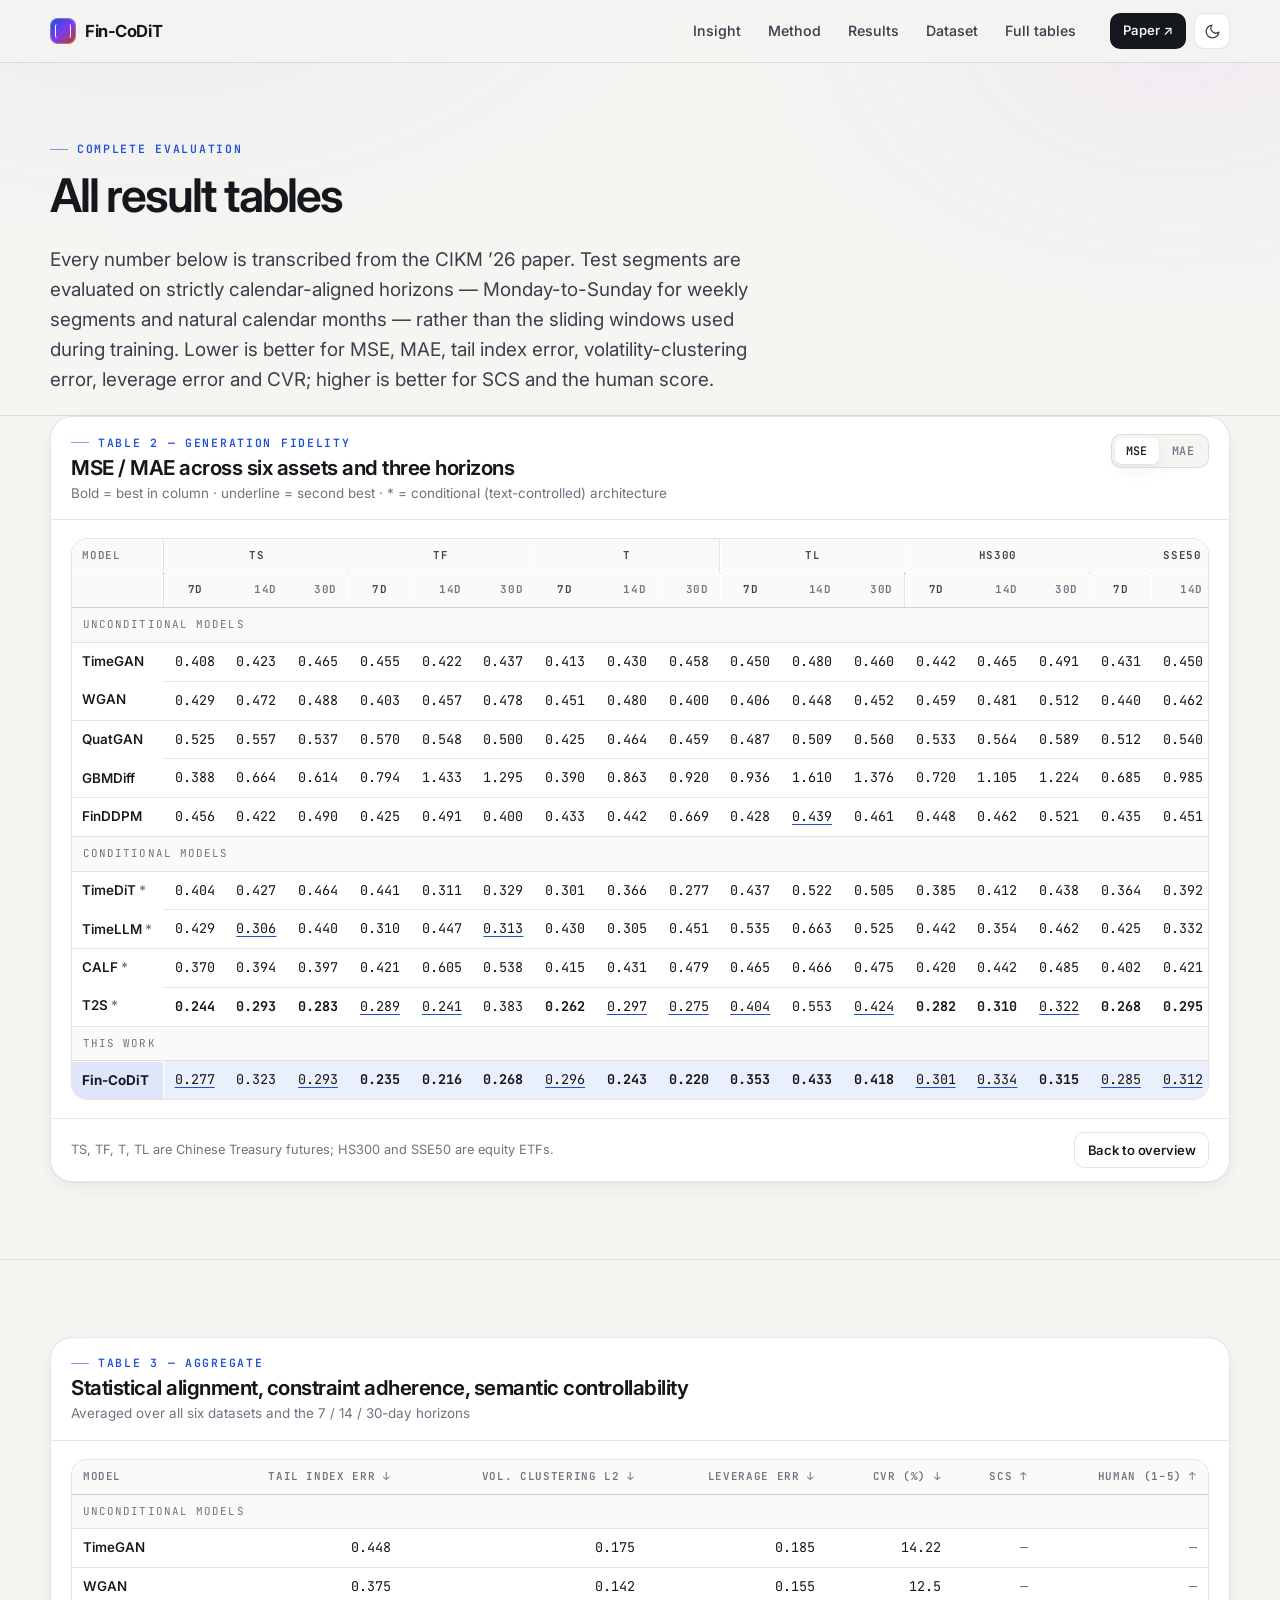
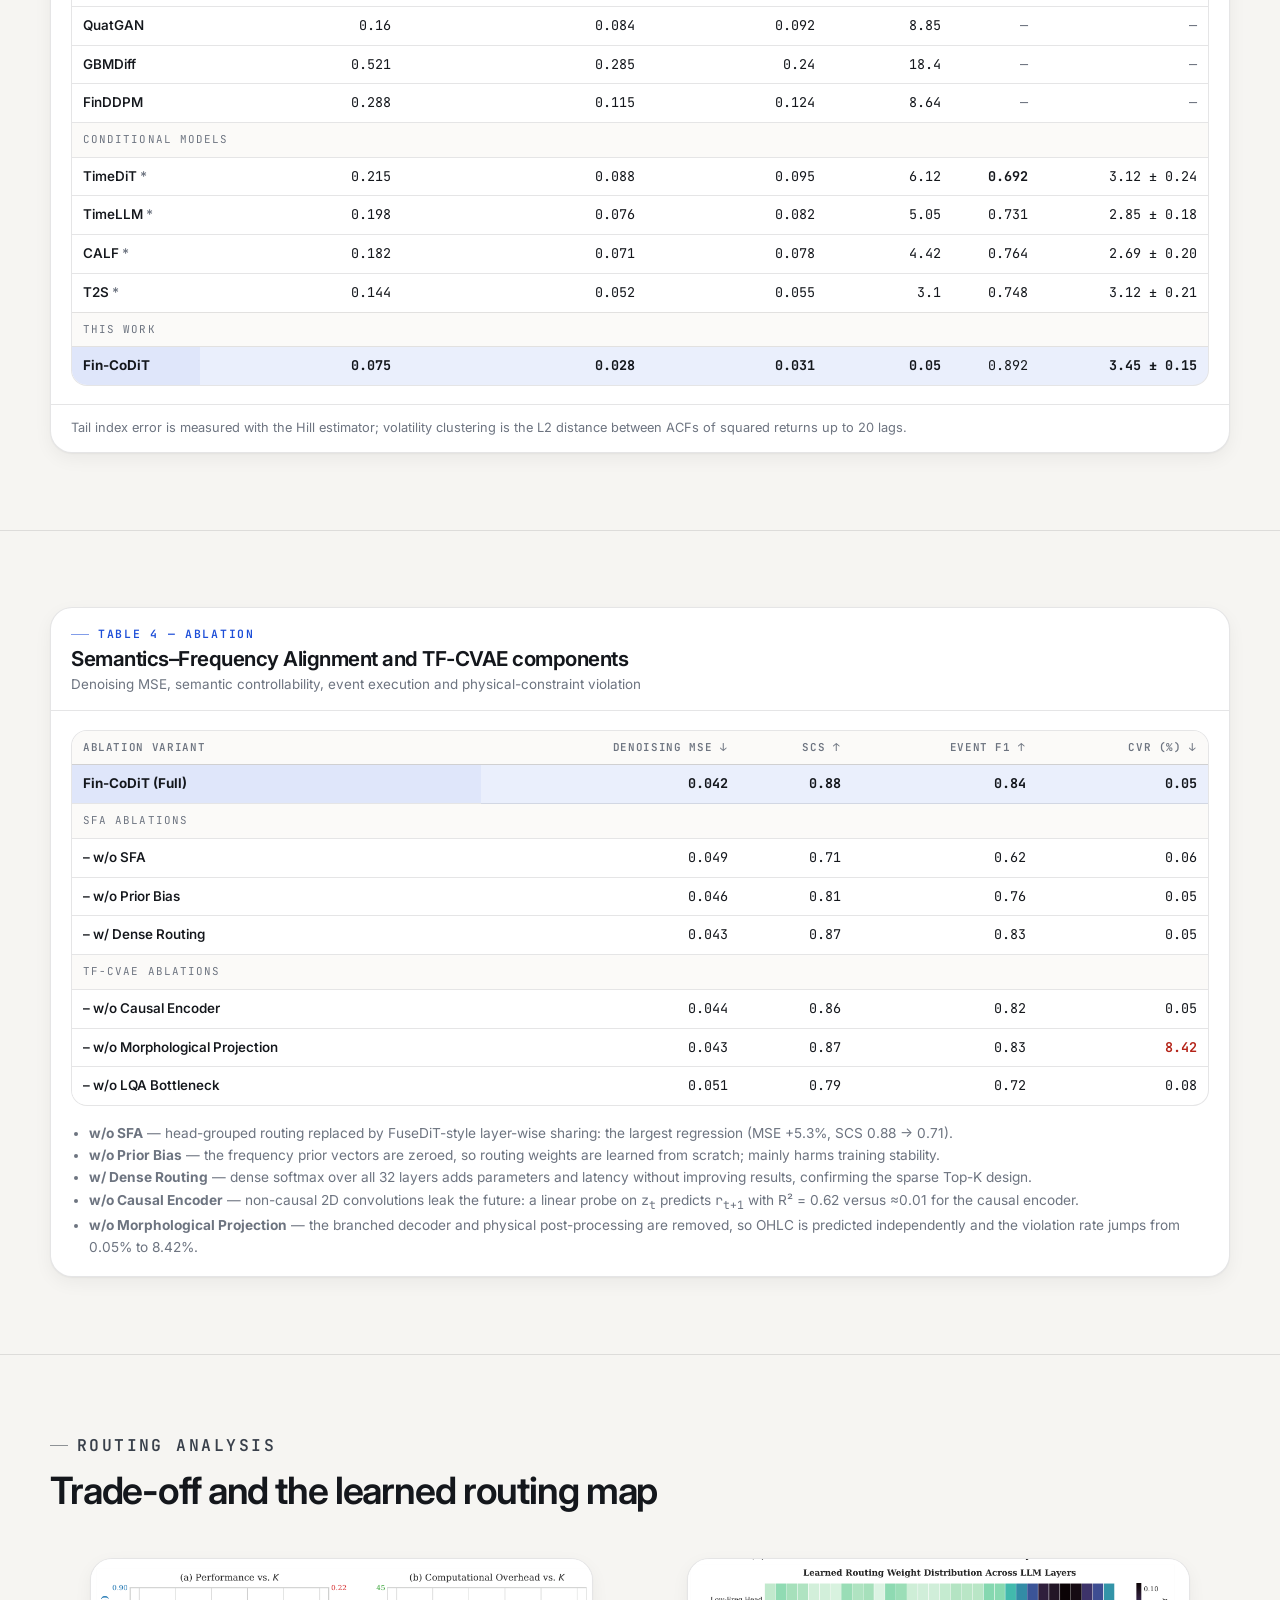
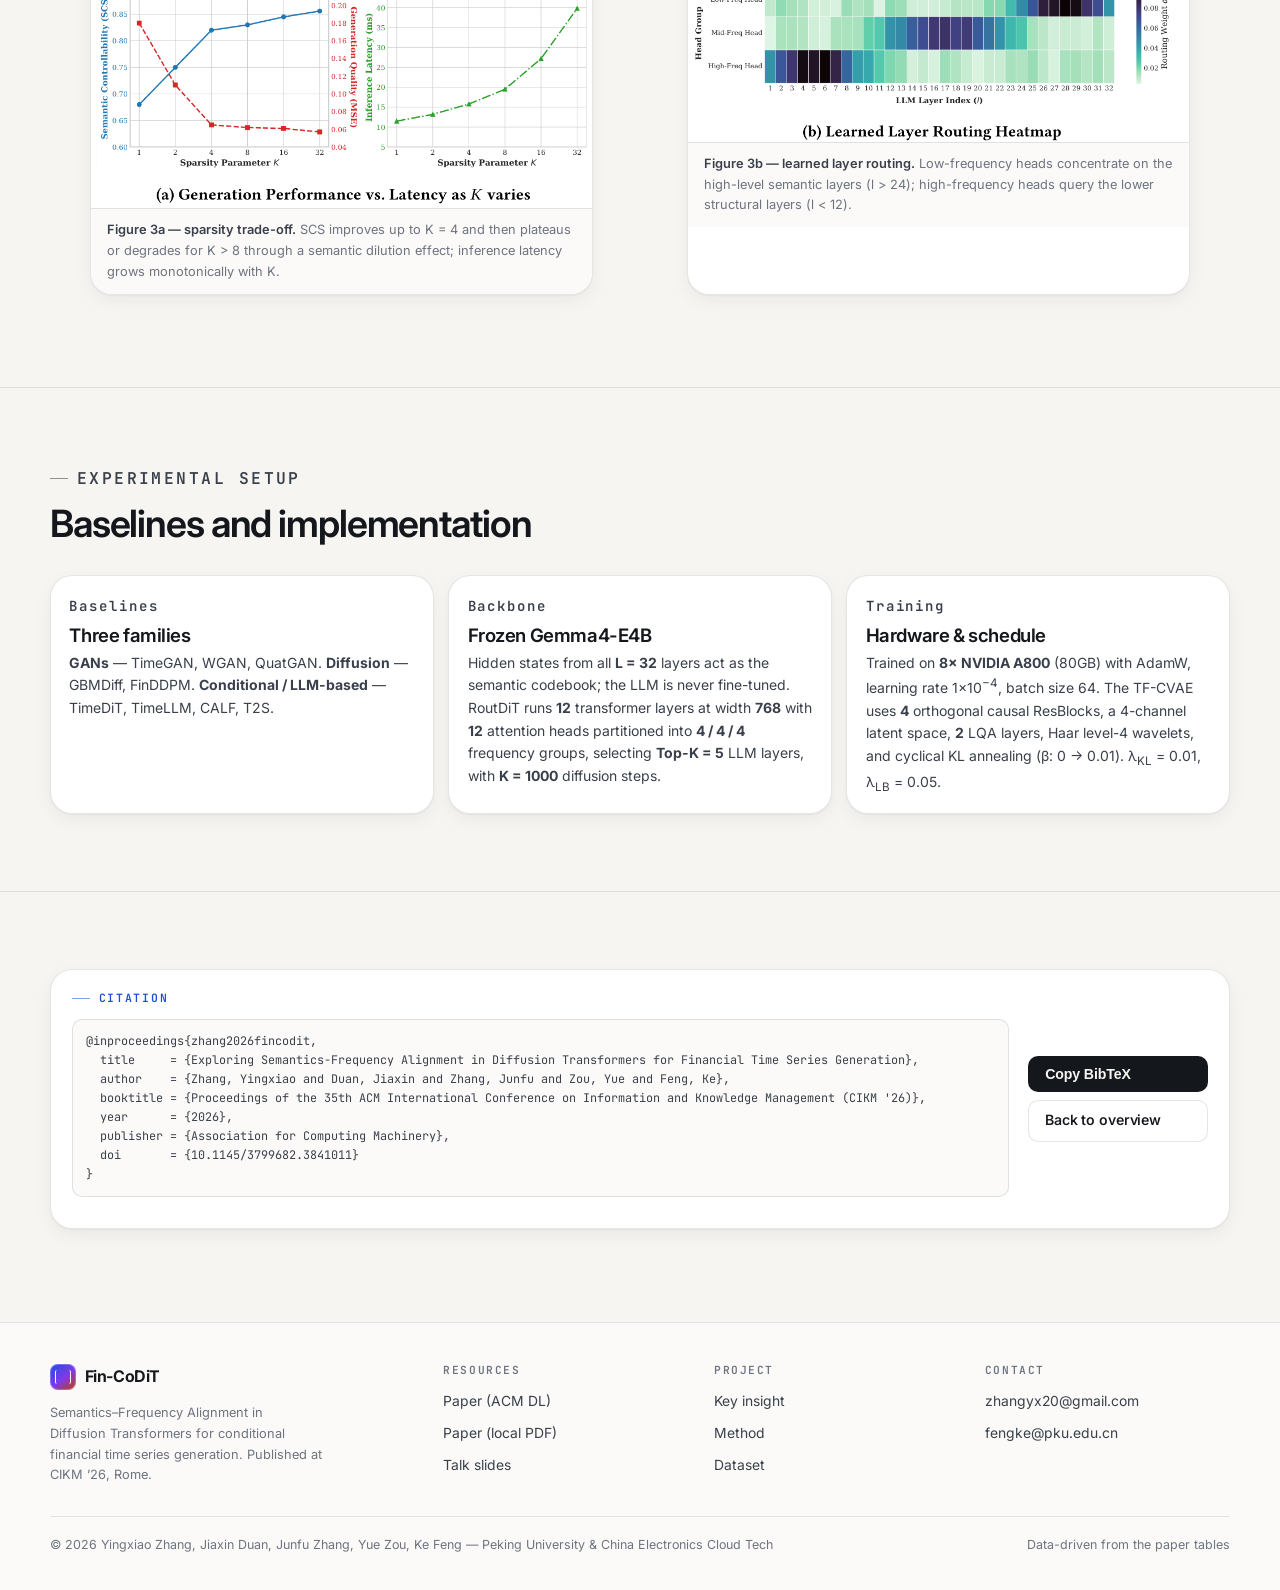
<file: results.html>
<!DOCTYPE html>
<html lang="en" data-theme="light">
<head>
<meta charset="utf-8">
<meta name="viewport" content="width=device-width, initial-scale=1">
<title>Full result tables — Fin-CoDiT (CIKM '26)</title>
<meta name="description" content="Complete evaluation tables for Fin-CoDiT: generation fidelity over six assets and three horizons, aggregate statistical alignment, and the component ablation study.">
<link rel="icon" href="assets/img/favicon.svg" type="image/svg+xml">
<link rel="preconnect" href="https://fonts.googleapis.com">
<link rel="preconnect" href="https://fonts.gstatic.com" crossorigin>
<link rel="stylesheet" href="https://fonts.googleapis.com/css2?family=EB+Garamond:ital,wght@0,500;1,500&family=Inter:wght@400;500;600;700&family=JetBrains+Mono:wght@400;500;600&display=swap">
<link rel="stylesheet" href="assets/css/main.css">
</head>
<body>
<a class="skip-link" href="#main">Skip to content</a>

<header class="nav">
  <div class="shell nav-inner">
    <a class="brand" href="index.html">
      <span class="brand-mark" aria-hidden="true"></span>
      <span>Fin-CoDiT</span>
    </a>
    <nav class="nav-links" id="nav-links" aria-label="Primary">
      <a href="index.html#insight">Insight</a>
      <a href="index.html#method">Method</a>
      <a href="index.html#results">Results</a>
      <a href="index.html#data">Dataset</a>
      <a href="results.html" aria-current="page">Full tables</a>
    </nav>
    <div class="nav-actions">
      <a class="btn btn-primary btn-sm" href="https://dl.acm.org/doi/10.1145/3799682.3841011" target="_blank" rel="noopener">Paper ↗</a>
      <button class="icon-btn" data-theme-toggle aria-label="Toggle theme"></button>
      <button class="icon-btn nav-toggle" data-nav-toggle aria-label="Open menu" aria-expanded="false" aria-controls="nav-links">
        <svg viewBox="0 0 24 24" fill="none" stroke="currentColor" stroke-width="1.8" stroke-linecap="round"><path d="M4 7h16M4 12h16M4 17h16"/></svg>
      </button>
    </div>
  </div>
</header>

<main id="main">
<section class="section" style="padding-bottom:1.2rem">
  <div class="shell">
    <p class="kicker">Complete evaluation</p>
    <h1 style="font-size:clamp(2rem,4.2vw,2.9rem)">All result tables</h1>
    <p class="lede" style="max-width:46rem">
      Every number below is transcribed from the CIKM ’26 paper. Test segments are evaluated on
      strictly calendar-aligned horizons — Monday-to-Sunday for weekly segments and natural calendar
      months — rather than the sliding windows used during training. Lower is better for MSE, MAE,
      tail index error, volatility-clustering error, leverage error and CVR; higher is better for SCS
      and the human score.
    </p>
  </div>
</section>

<section class="section" style="padding-top:0">
  <div class="shell">
    <div class="panel">
      <div class="panel-head">
        <div>
          <p class="kicker">Table 2 — generation fidelity</p>
          <h2 class="panel-title">MSE / MAE across six assets and three horizons</h2>
          <p class="panel-sub">Bold = best in column · underline = second best · * = conditional (text-controlled) architecture</p>
        </div>
        <div class="seg" data-metric-group="fidelity" role="group" aria-label="Select metric" style="margin-left:auto">
          <button type="button" data-metric="mse" aria-pressed="true">MSE</button>
          <button type="button" data-metric="mae" aria-pressed="false">MAE</button>
        </div>
      </div>
      <div class="panel-body">
        <div class="table-wrap" id="fidelity-table" style="max-height:640px;overflow:auto"></div>
      </div>
      <div class="panel-foot">
        <span>TS, TF, T, TL are Chinese Treasury futures; HS300 and SSE50 are equity ETFs.</span>
        <a class="btn btn-ghost btn-sm" href="index.html#results">Back to overview</a>
      </div>
    </div>
  </div>
</section>

<section class="section">
  <div class="shell">
    <div class="panel">
      <div class="panel-head">
        <div>
          <p class="kicker">Table 3 — aggregate</p>
          <h2 class="panel-title">Statistical alignment, constraint adherence, semantic controllability</h2>
          <p class="panel-sub">Averaged over all six datasets and the 7 / 14 / 30-day horizons</p>
        </div>
      </div>
      <div class="panel-body">
        <div class="table-wrap" id="aggregate-table"></div>
      </div>
      <div class="panel-foot">
        <span>Tail index error is measured with the Hill estimator; volatility clustering is the L2 distance between ACFs of squared returns up to 20 lags.</span>
      </div>
    </div>
  </div>
</section>

<section class="section">
  <div class="shell">
    <div class="panel">
      <div class="panel-head">
        <div>
          <p class="kicker">Table 4 — ablation</p>
          <h2 class="panel-title">Semantics–Frequency Alignment and TF-CVAE components</h2>
          <p class="panel-sub">Denoising MSE, semantic controllability, event execution and physical-constraint violation</p>
        </div>
      </div>
      <div class="panel-body">
        <div class="table-wrap" id="ablation-table"></div>
        <ul class="small muted" style="margin:1rem 0 0;padding-left:1.1rem">
          <li><strong>w/o SFA</strong> — head-grouped routing replaced by FuseDiT-style layer-wise sharing: the largest regression (MSE +5.3%, SCS 0.88 → 0.71).</li>
          <li><strong>w/o Prior Bias</strong> — the frequency prior vectors are zeroed, so routing weights are learned from scratch; mainly harms training stability.</li>
          <li><strong>w/ Dense Routing</strong> — dense softmax over all 32 layers adds parameters and latency without improving results, confirming the sparse Top-K design.</li>
          <li><strong>w/o Causal Encoder</strong> — non-causal 2D convolutions leak the future: a linear probe on <span class="mono">z<sub>t</sub></span> predicts <span class="mono">r<sub>t+1</sub></span> with R² = 0.62 versus ≈0.01 for the causal encoder.</li>
          <li><strong>w/o Morphological Projection</strong> — the branched decoder and physical post-processing are removed, so OHLC is predicted independently and the violation rate jumps from 0.05% to 8.42%.</li>
        </ul>
      </div>
    </div>
  </div>
</section>

<section class="section">
  <div class="shell">
    <div class="section-head">
      <p class="kicker">Routing analysis</p>
      <h2>Trade-off and the learned routing map</h2>
    </div>
    <div class="pillars" style="grid-template-columns:repeat(2,minmax(0,1fr))">
      <figure class="figure">
        <img src="assets/img/fig3a_tradeoff.png" alt="Semantic controllability, generation quality and inference latency as the routing sparsity parameter K varies" loading="lazy">
        <figcaption><b>Figure 3a — sparsity trade-off.</b> SCS improves up to K = 4 and then plateaus or degrades for K &gt; 8 through a semantic dilution effect; inference latency grows monotonically with K.</figcaption>
      </figure>
      <figure class="figure">
        <img src="assets/img/fig3b_routing.png" alt="Heatmap of learned routing weights across the 32 LLM layers for low-, mid- and high-frequency head groups" loading="lazy">
        <figcaption><b>Figure 3b — learned layer routing.</b> Low-frequency heads concentrate on the high-level semantic layers (l &gt; 24); high-frequency heads query the lower structural layers (l &lt; 12).</figcaption>
      </figure>
    </div>
  </div>
</section>

<section class="section">
  <div class="shell">
    <div class="section-head">
      <p class="kicker">Experimental setup</p>
      <h2>Baselines and implementation</h2>
    </div>
    <div class="pillars" style="grid-template-columns:repeat(3,minmax(0,1fr))">
      <article class="pillar">
        <p class="pillar-num">Baselines</p>
        <h3>Three families</h3>
        <p>
          <strong>GANs</strong> — TimeGAN, WGAN, QuatGAN.
          <strong>Diffusion</strong> — GBMDiff, FinDDPM.
          <strong>Conditional / LLM-based</strong> — TimeDiT, TimeLLM, CALF, T2S.
        </p>
      </article>
      <article class="pillar">
        <p class="pillar-num">Backbone</p>
        <h3>Frozen Gemma4-E4B</h3>
        <p>
          Hidden states from all <strong>L = 32</strong> layers act as the semantic codebook; the LLM
          is never fine-tuned. RoutDiT runs <strong>12</strong> transformer layers at width
          <strong>768</strong> with <strong>12</strong> attention heads partitioned into
          <strong>4 / 4 / 4</strong> frequency groups, selecting <strong>Top-K = 5</strong> LLM
          layers, with <strong>K = 1000</strong> diffusion steps.
        </p>
      </article>
      <article class="pillar">
        <p class="pillar-num">Training</p>
        <h3>Hardware &amp; schedule</h3>
        <p>
          Trained on <strong>8× NVIDIA A800</strong> (80GB) with AdamW, learning rate 1×10<sup>−4</sup>,
          batch size 64. The TF-CVAE uses <strong>4</strong> orthogonal causal ResBlocks, a 4-channel
          latent space, <strong>2</strong> LQA layers, Haar level-4 wavelets, and cyclical KL
          annealing (β: 0 → 0.01). λ<sub>KL</sub> = 0.01, λ<sub>LB</sub> = 0.05.
        </p>
      </article>
    </div>
  </div>
</section>

<section class="section">
  <div class="shell">
    <div class="callout">
      <div>
        <p class="kicker">Citation</p>
        <pre class="bib" id="bibtex">@inproceedings{zhang2026fincodit,
  title     = {Exploring Semantics-Frequency Alignment in Diffusion Transformers for Financial Time Series Generation},
  author    = {Zhang, Yingxiao and Duan, Jiaxin and Zhang, Junfu and Zou, Yue and Feng, Ke},
  booktitle = {Proceedings of the 35th ACM International Conference on Information and Knowledge Management (CIKM '26)},
  year      = {2026},
  publisher = {Association for Computing Machinery},
  doi       = {10.1145/3799682.3841011}
}</pre>
      </div>
      <div style="display:grid;gap:.5rem;min-width:180px">
        <button class="btn btn-primary" data-copy="#bibtex">Copy BibTeX</button>
        <a class="btn btn-ghost" href="index.html">Back to overview</a>
      </div>
    </div>
  </div>
</section>
</main>

<footer class="footer">
  <div class="shell">
    <div class="footer-grid">
      <div>
        <div class="footer-brand"><span class="brand-mark" aria-hidden="true"></span> Fin-CoDiT</div>
        <p class="footer-note">
          Semantics–Frequency Alignment in Diffusion Transformers for conditional financial
          time series generation. Published at CIKM ’26, Rome.
        </p>
      </div>
      <div>
        <h4>Resources</h4>
        <ul>
          <li><a href="https://dl.acm.org/doi/10.1145/3799682.3841011" target="_blank" rel="noopener">Paper (ACM DL)</a></li>
          <li><a href="assets/paper/Fin-CoDiT_CIKM2026.pdf">Paper (local PDF)</a></li>
          <li><a href="assets/paper/Fin-CoDiT_CIKM2026_slides.pdf">Talk slides</a></li>
        </ul>
      </div>
      <div>
        <h4>Project</h4>
        <ul>
          <li><a href="index.html#insight">Key insight</a></li>
          <li><a href="index.html#method">Method</a></li>
          <li><a href="index.html#data">Dataset</a></li>
        </ul>
      </div>
      <div>
        <h4>Contact</h4>
        <ul>
          <li><a href="mailto:zhangyx20@gmail.com">zhangyx20@gmail.com</a></li>
          <li><a href="mailto:fengke@pku.edu.cn">fengke@pku.edu.cn</a></li>
        </ul>
      </div>
    </div>
    <div class="footer-bottom">
      <span>© 2026 Yingxiao Zhang, Jiaxin Duan, Junfu Zhang, Yue Zou, Ke Feng — Peking University &amp; China Electronics Cloud Tech</span>
      <span>Data-driven from the paper tables</span>
    </div>
  </div>
</footer>

<div class="toast" id="toast" role="status" aria-live="polite"></div>

<script src="assets/data/results.js"></script>
<script src="assets/js/main.js"></script>
</body>
</html>
</file>
<file: assets/css/main.css>
/* ==========================================================================
   Fin-CoDiT — design system
   A project-page system for a diffusion-transformer paper:
   warm paper light theme, deep-ink dark theme, frequency-band accent colors
   (low = macro/blue, mid = violet, high = shock/amber).
   ========================================================================== */

/* ---------- tokens ---------- */
:root {
  --font-sans: 'Inter', -apple-system, BlinkMacSystemFont, 'Segoe UI', Roboto, 'Helvetica Neue', Arial, sans-serif;
  --font-mono: 'JetBrains Mono', ui-monospace, SFMono-Regular, Menlo, Consolas, monospace;
  --font-serif: 'EB Garamond', 'Iowan Old Style', Georgia, 'Times New Roman', serif;

  --shell: 1180px;
  --radius-xs: 8px;
  --radius-sm: 12px;
  --radius: 16px;
  --radius-lg: 22px;

  /* semantic color roles */
  --accent: #1d4ed8;          /* brand / structure anchor */
  --accent-ink: #1740a8;
  --freq-low: #1d4ed8;        /* low frequency  → macro trend, deep layers */
  --freq-mid: #7c3aed;        /* mid frequency  → structural semantics */
  --freq-high: #c2410c;       /* high frequency → shocks, shallow layers */
  --ok: #15803d;
  --bad: #b42318;
  --gold: #b45309;

  --shadow-sm: 0 1px 2px rgba(16, 20, 28, .05), 0 6px 18px rgba(16, 20, 28, .05);
  --shadow-md: 0 2px 6px rgba(16, 20, 28, .05), 0 18px 44px rgba(16, 20, 28, .08);
  --ease: cubic-bezier(.22, .61, .36, 1);
}

html[data-theme='light'] {
  --bg: #f6f5f2;
  --bg-tint: rgba(29, 78, 216, .05);
  --panel: #ffffff;
  --panel-2: #fbfaf8;
  --ink: #14171c;
  --ink-2: #39404b;
  --muted: #6d7480;
  --faint: #9aa1ac;
  --hair: rgba(20, 23, 28, .11);
  --hair-strong: rgba(20, 23, 28, .2);
  --accent: #1d4ed8;
  --accent-ink: #1740a8;
  --accent-soft: rgba(29, 78, 216, .09);
  --freq-low: #1d4ed8;
  --freq-mid: #7c3aed;
  --freq-high: #c2410c;
  --ok: #15803d;
  --ok-soft: rgba(21, 128, 61, .1);
  --bad: #b42318;
  --bad-soft: rgba(180, 35, 24, .09);
  --gold: #b45309;
  --shadow-sm: 0 1px 2px rgba(16, 20, 28, .05), 0 6px 18px rgba(16, 20, 28, .05);
  --shadow-md: 0 2px 6px rgba(16, 20, 28, .05), 0 18px 44px rgba(16, 20, 28, .08);
  --grid-line: rgba(20, 23, 28, .1);
  color-scheme: light;
}

html[data-theme='dark'] {
  --bg: #101216;
  --bg-tint: rgba(143, 179, 255, .06);
  --panel: #171a20;
  --panel-2: #1c2028;
  --ink: #f2f3f1;
  --ink-2: #c9ced6;
  --muted: #9aa1ac;
  --faint: #767d88;
  --hair: rgba(242, 243, 241, .12);
  --hair-strong: rgba(242, 243, 241, .22);
  --accent: #8fb3ff;
  --accent-ink: #a9c3da;
  --accent-soft: rgba(143, 179, 255, .14);
  --freq-low: #8db3ff;
  --freq-mid: #c4a7ff;
  --freq-high: #ffad76;
  --ok: #72d99a;
  --ok-soft: rgba(114, 217, 154, .14);
  --bad: #f08a80;
  --bad-soft: rgba(240, 138, 128, .14);
  --gold: #e0b355;
  --shadow-sm: 0 1px 2px rgba(0, 0, 0, .3), 0 6px 18px rgba(0, 0, 0, .28);
  --shadow-md: 0 2px 6px rgba(0, 0, 0, .34), 0 20px 48px rgba(0, 0, 0, .42);
  --grid-line: rgba(242, 243, 241, .12);
  color-scheme: dark;
}

/* ---------- base ---------- */
*, *::before, *::after { box-sizing: border-box; }

html { scroll-behavior: smooth; scroll-padding-top: 88px; -webkit-text-size-adjust: 100%; }

body {
  margin: 0;
  background: var(--bg);
  color: var(--ink);
  font-family: var(--font-sans);
  font-size: 16px;
  line-height: 1.62;
  -webkit-font-smoothing: antialiased;
  text-rendering: optimizeLegibility;
  overflow-x: hidden;
}

body::before {
  content: '';
  position: fixed;
  inset: 0;
  pointer-events: none;
  z-index: 0;
  background:
    radial-gradient(58rem 34rem at 12% -8%, var(--bg-tint), transparent 62%),
    radial-gradient(46rem 30rem at 92% 4%, rgba(124, 58, 237, .05), transparent 60%);
}

img, svg { max-width: 100%; display: block; }
a { color: var(--accent); text-decoration-color: color-mix(in srgb, var(--accent) 35%, transparent); text-underline-offset: 3px; }
a:hover { text-decoration-color: currentColor; }

h1, h2, h3, h4 { margin: 0 0 .5em; line-height: 1.12; letter-spacing: -.022em; font-weight: 620; }
h1 { font-size: clamp(2.4rem, 6.2vw, 4.1rem); letter-spacing: -.042em; }
h2 { font-size: clamp(1.65rem, 3.1vw, 2.35rem); letter-spacing: -.03em; }
h3 { font-size: 1.16rem; }
p { margin: 0 0 1em; }
p:last-child { margin-bottom: 0; }

:focus-visible {
  outline: 2px solid var(--accent);
  outline-offset: 3px;
  border-radius: 4px;
}

.shell { width: min(var(--shell), calc(100% - 48px)); margin-inline: auto; }
.shell-wide { width: min(1420px, calc(100% - 48px)); margin-inline: auto; }

.skip-link {
  position: absolute; left: 12px; top: -60px; z-index: 200;
  background: var(--ink); color: var(--bg); padding: 10px 16px; border-radius: 10px;
  font-weight: 600; transition: top .2s var(--ease);
}
.skip-link:focus { top: 12px; }

/* ---------- type helpers ---------- */
.kicker {
  font-family: var(--font-mono);
  font-size: .715rem;
  font-weight: 600;
  letter-spacing: .15em;
  text-transform: uppercase;
  color: var(--accent);
  margin: 0 0 .7rem;
  display: flex; align-items: center; gap: .55rem;
}
.kicker::before {
  content: ''; width: 18px; height: 1px; background: currentColor; opacity: .55; flex: none;
}
.kicker.center { justify-content: center; }

.serif { font-family: var(--font-serif); font-weight: 500; letter-spacing: -.015em; }
.mono { font-family: var(--font-mono); }
.lede { font-size: clamp(1.02rem, 1.6vw, 1.18rem); color: var(--ink-2); line-height: 1.6; }
.muted { color: var(--muted); }
.small { font-size: .855rem; }
.tnum { font-variant-numeric: tabular-nums lining-nums; }

/* ---------- nav ---------- */
.nav {
  position: sticky; top: 0; z-index: 100;
  backdrop-filter: saturate(1.6) blur(14px);
  background: color-mix(in srgb, var(--bg) 82%, transparent);
  border-bottom: 1px solid var(--hair);
}
.nav-inner {
  position: relative;
  display: flex; align-items: center; gap: 1.4rem;
  min-height: 62px;
}
.brand {
  display: inline-flex; align-items: center; gap: .58rem;
  font-weight: 680; letter-spacing: -.028em; font-size: 1.04rem;
  color: var(--ink); text-decoration: none; white-space: nowrap;
}
.icon-btn.nav-toggle { display: none; }
.brand-mark {
  width: 26px; height: 26px; flex: none; border-radius: 8px;
  background: linear-gradient(140deg, var(--freq-low), var(--freq-mid) 52%, var(--freq-high));
  box-shadow: inset 0 0 0 1px rgba(255, 255, 255, .25);
  position: relative;
}
.brand-mark::after {
  content: ''; position: absolute; inset: 6px 5px;
  border-left: 1.5px solid rgba(255, 255, 255, .95);
  border-right: 1.5px solid rgba(255, 255, 255, .95);
  border-radius: 2px;
}
.nav-links { display: flex; align-items: center; gap: .25rem; margin-left: auto; }
.nav-links a {
  padding: .45rem .72rem; border-radius: 9px;
  color: var(--ink-2); text-decoration: none; font-size: .885rem; font-weight: 520;
  transition: background .16s var(--ease), color .16s var(--ease);
}
.nav-links a:hover { background: var(--accent-soft); color: var(--ink); }
.nav-actions { display: flex; align-items: center; gap: .5rem; }

/* mobile nav */
@media (max-width: 900px) {
  .icon-btn.nav-toggle { display: grid; }
  .nav-links {
    position: absolute; top: calc(100% + 1px); left: -24px; right: -24px;
    flex-direction: column; align-items: stretch; gap: .1rem;
    margin: 0; padding: .55rem 1.2rem .8rem;
    background: var(--panel); border-bottom: 1px solid var(--hair);
    box-shadow: var(--shadow-md);
    display: none;
  }
  .nav-links.open { display: flex; }
  .nav-links a { padding: .6rem .5rem; font-size: .95rem; }
  .brand { font-size: .98rem; }
}

.icon-btn {
  width: 36px; height: 36px; display: grid; place-items: center;
  border: 1px solid var(--hair); border-radius: 10px;
  background: var(--panel); color: var(--ink-2); cursor: pointer;
  transition: border-color .16s var(--ease), color .16s var(--ease);
}
.icon-btn:hover { border-color: var(--hair-strong); color: var(--ink); }
.icon-btn svg { width: 17px; height: 17px; }

.btn {
  display: inline-flex; align-items: center; gap: .45rem;
  padding: .55rem 1rem; border-radius: 10px;
  font-size: .885rem; font-weight: 560; letter-spacing: -.01em;
  border: 1px solid transparent; cursor: pointer; text-decoration: none;
  transition: transform .16s var(--ease), background .16s var(--ease), border-color .16s var(--ease);
}
.btn:active { transform: translateY(1px); }
.btn-primary { background: var(--ink); color: var(--bg); }
.btn-primary:hover { background: color-mix(in srgb, var(--ink) 84%, var(--accent)); }
.btn-ghost { background: var(--panel); border-color: var(--hair); color: var(--ink); }
.btn-ghost:hover { border-color: var(--hair-strong); background: var(--panel-2); }
.btn-sm { padding: .4rem .78rem; font-size: .82rem; }

/* ---------- hero ---------- */
.hero { position: relative; z-index: 1; padding: clamp(3rem, 7vw, 5.4rem) 0 2.4rem; text-align: center; }
.hero-badges { display: flex; flex-wrap: wrap; justify-content: center; gap: .45rem; margin-bottom: 1.3rem; }
.badge {
  display: inline-flex; align-items: center; gap: .38rem;
  padding: .32rem .72rem; border-radius: 999px;
  border: 1px solid var(--hair); background: var(--panel);
  font-family: var(--font-mono); font-size: .715rem; font-weight: 500;
  letter-spacing: .04em; color: var(--ink-2);
}
.badge-dot { width: 6px; height: 6px; border-radius: 50%; background: var(--accent); flex: none; }
.badge-live .badge-dot { background: var(--ok); box-shadow: 0 0 0 3px var(--ok-soft); }

.hero h1 { margin-bottom: .5rem; }
.hero h1 .accent-word {
  background: linear-gradient(96deg, var(--freq-low), var(--freq-mid) 48%, var(--freq-high));
  -webkit-background-clip: text; background-clip: text; color: transparent;
}
.hero-sub { max-width: 50rem; margin: 0 auto 1.5rem; }
.hero-meta {
  display: flex; flex-wrap: wrap; justify-content: center; gap: .35rem .95rem;
  font-size: .875rem; color: var(--muted); margin-bottom: 1.6rem;
}
.hero-meta a { color: var(--ink-2); }
.hero-cta { display: flex; flex-wrap: wrap; justify-content: center; gap: .6rem; }

/* mono pipeline strip */
.strip {
  margin: 2rem auto 0; max-width: 62rem;
  border: 1px solid var(--hair); border-radius: var(--radius);
  background: var(--panel);
  padding: .85rem 1rem;
  display: flex; flex-wrap: wrap; align-items: center; justify-content: center; gap: .5rem .7rem;
  font-family: var(--font-mono); font-size: .775rem; color: var(--ink-2);
  box-shadow: var(--shadow-sm);
}
.strip .tok { padding: .26rem .58rem; border-radius: 7px; background: var(--bg-tint); border: 1px solid var(--hair); white-space: nowrap; }
.strip-group { display: inline-flex; align-items: center; gap: .45rem; }
.strip-group + .strip-group { padding-left: .9rem; border-left: 1px dashed var(--hair-strong); }
.strip .tok-low { color: var(--freq-low); border-color: color-mix(in srgb, var(--freq-low) 30%, transparent); background: color-mix(in srgb, var(--freq-low) 8%, transparent); }
.strip .tok-mid { color: var(--freq-mid); border-color: color-mix(in srgb, var(--freq-mid) 30%, transparent); background: color-mix(in srgb, var(--freq-mid) 8%, transparent); }
.strip .tok-high { color: var(--freq-high); border-color: color-mix(in srgb, var(--freq-high) 30%, transparent); background: color-mix(in srgb, var(--freq-high) 8%, transparent); }
.strip .arrow { color: var(--faint); }

/* ---------- panels ---------- */
.panel {
  background: var(--panel);
  border: 1px solid var(--hair);
  border-radius: var(--radius-lg);
  box-shadow: var(--shadow-sm);
}
.panel-head {
  display: flex; flex-wrap: wrap; align-items: flex-start; gap: 1rem;
  padding: 1.05rem 1.25rem .9rem;
  border-bottom: 1px solid var(--hair);
}
.panel-head .kicker { margin: 0 0 .28rem; }
.panel-title { font-size: 1.28rem; font-weight: 640; letter-spacing: -.024em; margin: 0; }
.panel-sub { font-size: .84rem; color: var(--muted); margin: .2rem 0 0; }
.panel-body { padding: 1.15rem 1.25rem; }
.panel-foot {
  display: flex; flex-wrap: wrap; gap: .6rem 1rem; align-items: center; justify-content: space-between;
  padding: .8rem 1.25rem; border-top: 1px solid var(--hair);
  font-size: .8rem; color: var(--muted);
}

/* ---------- results card (hero panel) ---------- */
.results-layout { display: grid; grid-template-columns: minmax(0, 1fr) 320px; }
.results-main { padding: 1.1rem 1.25rem 1.2rem; min-width: 0; }
.results-rail { border-left: 1px solid var(--hair); padding: 1.1rem 1.15rem; background: var(--panel-2); border-radius: 0 var(--radius-lg) var(--radius-lg) 0; }
@media (max-width: 940px) {
  .results-layout { grid-template-columns: 1fr; }
  .results-rail { border-left: 0; border-top: 1px solid var(--hair); border-radius: 0 0 var(--radius-lg) var(--radius-lg); }
}

.chart-toolbar { display: flex; flex-wrap: wrap; gap: .5rem; align-items: center; justify-content: space-between; margin-bottom: .9rem; }
.seg { display: inline-flex; padding: 3px; gap: 2px; background: var(--bg); border: 1px solid var(--hair); border-radius: 10px; }
.seg button {
  appearance: none; border: 0; background: transparent; cursor: pointer;
  font-family: var(--font-mono); font-size: .735rem; font-weight: 500; letter-spacing: .04em;
  color: var(--muted); padding: .34rem .68rem; border-radius: 7px;
  transition: background .16s var(--ease), color .16s var(--ease);
}
.seg button[aria-pressed='true'] { background: var(--panel); color: var(--ink); box-shadow: var(--shadow-sm); }
.chart-note { font-size: .78rem; color: var(--muted); }

/* heatmap */
.heat { width: 100%; overflow-x: auto; }
.heat table { border-collapse: separate; border-spacing: 4px; width: 100%; min-width: 460px; }
.heat th {
  font-family: var(--font-mono); font-size: .7rem; font-weight: 500; letter-spacing: .08em;
  color: var(--muted); text-transform: uppercase; text-align: center; padding: .2rem .3rem;
}
.heat th.row-head { text-align: left; text-transform: none; letter-spacing: .02em; font-size: .78rem; color: var(--ink-2); }
.heat td { padding: 0; }
.heat .cell {
  position: relative; border-radius: 9px; padding: .58rem .5rem .52rem;
  text-align: center; cursor: default;
  border: 1px solid transparent;
  transition: transform .14s var(--ease), box-shadow .14s var(--ease);
}
.heat .cell:hover { transform: translateY(-2px); box-shadow: var(--shadow-md); z-index: 2; }
.heat .cell .v { display: block; font-family: var(--font-mono); font-size: .9rem; font-weight: 600; font-variant-numeric: tabular-nums; }
.heat .cell .m { display: block; font-size: .655rem; opacity: .72; margin-top: .1rem; font-variant-numeric: tabular-nums; }
.heat .cell.win { border-color: color-mix(in srgb, var(--ok) 45%, transparent); }
.heat .cell.lose { border-color: color-mix(in srgb, var(--bad) 45%, transparent); }

.legend { display: flex; flex-wrap: wrap; gap: .35rem .9rem; margin-top: .9rem; font-size: .755rem; color: var(--muted); }
.legend i { display: inline-block; width: 10px; height: 10px; border-radius: 3px; margin-right: .32rem; vertical-align: -1px; }

/* leaderboard rail */
.rail-title {
  font-family: var(--font-mono); font-size: .7rem; font-weight: 600; letter-spacing: .14em;
  text-transform: uppercase; color: var(--muted); margin: 0 0 .75rem;
}
.rail-row {
  display: grid; grid-template-columns: 1fr auto; align-items: baseline; gap: .3rem .6rem;
  padding: .52rem 0; border-bottom: 1px dashed var(--hair);
}
.rail-row:last-child { border-bottom: 0; }
.rail-label { font-size: .855rem; color: var(--ink-2); }
.rail-value { font-family: var(--font-mono); font-size: 1.02rem; font-weight: 650; font-variant-numeric: tabular-nums; }
.rail-delta { grid-column: 1 / -1; font-size: .715rem; color: var(--muted); font-family: var(--font-mono); }
.rail-delta b { font-weight: 600; }
.rail-delta .up { color: var(--ok); }
.rail-delta .down { color: var(--bad); }
.rail-big { text-align: right; }
.rail-big .n { font-family: var(--font-mono); font-size: 1.9rem; font-weight: 700; letter-spacing: -.03em; line-height: 1; }
.rail-big .l { font-family: var(--font-mono); font-size: .66rem; letter-spacing: .14em; text-transform: uppercase; color: var(--muted); margin-top: .28rem; }

/* ---------- action cards ---------- */
.actions { display: grid; grid-template-columns: repeat(4, minmax(0, 1fr)); gap: .8rem; }
@media (max-width: 1000px) { .actions { grid-template-columns: repeat(2, minmax(0, 1fr)); } }
@media (max-width: 560px) { .actions { grid-template-columns: 1fr; } }
.action {
  display: flex; flex-direction: column; gap: .3rem;
  padding: 1rem 1.05rem; border-radius: var(--radius);
  border: 1px solid var(--hair); background: var(--panel); color: var(--ink);
  text-decoration: none; box-shadow: var(--shadow-sm);
  transition: transform .18s var(--ease), box-shadow .18s var(--ease), border-color .18s var(--ease);
}
.action:hover { transform: translateY(-3px); box-shadow: var(--shadow-md); border-color: var(--hair-strong); }
.action-title { font-weight: 640; font-size: .985rem; letter-spacing: -.018em; display: flex; align-items: center; gap: .45rem; }
.action-desc { font-size: .82rem; color: var(--muted); line-height: 1.5; }
.action-go { margin-top: auto; padding-top: .6rem; font-family: var(--font-mono); font-size: .74rem; color: var(--accent); }
.action-primary { background: var(--ink); color: var(--bg); border-color: var(--ink); }
.action-primary .action-desc { color: color-mix(in srgb, var(--bg) 70%, transparent); }
.action-primary .action-go { color: color-mix(in srgb, var(--bg) 88%, var(--accent)); }

/* ---------- sections ---------- */
.section { position: relative; z-index: 1; padding: clamp(3rem, 6vw, 5rem) 0; }
.section + .section { border-top: 1px solid var(--hair); }
.section-head { max-width: 46rem; margin-bottom: 1.9rem; }
.section-head p { color: var(--ink-2); font-size: 1.02rem; }

/* ---------- key insight (isomorphism) ---------- */
.iso {
  display: grid; grid-template-columns: minmax(0, 1fr) 118px minmax(0, 1fr);
  gap: .5rem; align-items: center;
  padding: 1.4rem 1.2rem; border-radius: var(--radius-lg);
  border: 1px solid var(--hair); background: var(--panel); box-shadow: var(--shadow-sm);
}
@media (max-width: 860px) { .iso { grid-template-columns: 1fr; } .iso-arrow { transform: rotate(90deg) !important; } }
.iso-col-title {
  font-family: var(--font-mono); font-size: .68rem; letter-spacing: .14em; text-transform: uppercase;
  color: var(--muted); margin-bottom: .7rem; text-align: center;
}
.band {
  display: grid; grid-template-columns: 92px 1fr auto; align-items: center; gap: .7rem;
  padding: .55rem .7rem; border-radius: 10px; margin-bottom: .45rem;
  border: 1px solid var(--hair); background: var(--panel-2);
}
.band-name { font-family: var(--font-mono); font-size: .78rem; font-weight: 600; }
.band-desc { font-size: .78rem; color: var(--muted); line-height: 1.4; }
.band-range { font-family: var(--font-mono); font-size: .74rem; color: var(--muted); white-space: nowrap; }
.band-low .band-name { color: var(--freq-low); }
.band-mid .band-name { color: var(--freq-mid); }
.band-high .band-name { color: var(--freq-high); }
.layer-stack { display: flex; flex-direction: column; gap: 2px; }
.layer-tick { height: 11px; border-radius: 3px; display: flex; align-items: center; padding-left: .4rem; }
.layer-tick span { font-family: var(--font-mono); font-size: .6rem; color: var(--ink); opacity: .82; }
/* LLM depth stack — tick width is proportional to the number of layers */
.depth { display: grid; gap: .6rem; }
.depth-row { display: flex; align-items: center; gap: .75rem; }
.ticks {
  flex: none; width: var(--w, 100%); height: 30px; border-radius: 7px;
  background-color: color-mix(in srgb, var(--zone) 13%, transparent);
  background-image: repeating-linear-gradient(90deg,
      color-mix(in srgb, var(--zone) 62%, transparent) 0 2px, transparent 2px 9px);
  border: 1px solid color-mix(in srgb, var(--zone) 30%, transparent);
}
.zone-high { --zone: var(--freq-high); }
.zone-mid { --zone: var(--freq-mid); }
.zone-low { --zone: var(--freq-low); }
.depth-note { margin: 0; font-size: .795rem; color: var(--muted); line-height: 1.42; }
.depth-note b { display: block; color: var(--ink-2); font-weight: 620; letter-spacing: -.01em; }
@media (max-width: 620px) { .depth-row { flex-direction: column; align-items: flex-start; gap: .3rem; } .ticks { width: 100% !important; } }

.iso-arrow { text-align: center; color: var(--muted); }
.iso-arrow .cap { font-family: var(--font-serif); font-style: italic; font-size: 1.02rem; line-height: 1.25; color: var(--ink-2); }

/* ---------- pillars ---------- */
.pillars { display: grid; grid-template-columns: repeat(3, minmax(0, 1fr)); gap: .9rem; }
@media (max-width: 980px) { .pillars { grid-template-columns: 1fr; } }
.pillar {
  display: flex; flex-direction: column;
  padding: 1.15rem 1.15rem 1.05rem; border-radius: var(--radius-lg);
  border: 1px solid var(--hair); background: var(--panel); box-shadow: var(--shadow-sm);
}
.pillar-num {
  font-family: var(--font-mono); font-size: .72rem; font-weight: 600; letter-spacing: .14em;
  color: var(--accent); margin-bottom: .5rem;
}
.pillar h3 { margin-bottom: .35rem; }
.pillar p { font-size: .875rem; color: var(--ink-2); }
.pillar-metrics { display: flex; flex-wrap: wrap; gap: .4rem; margin-top: .9rem; padding-top: .9rem; border-top: 1px dashed var(--hair); }
.pill {
  font-family: var(--font-mono); font-size: .715rem; padding: .26rem .55rem; border-radius: 6px;
  border: 1px solid var(--hair); background: var(--bg); color: var(--ink-2);
}
.pill b { font-weight: 650; color: var(--ink); }

/* ---------- figure ---------- */
.figure { border: 1px solid var(--hair); border-radius: var(--radius-lg); background: var(--panel); overflow: hidden; box-shadow: var(--shadow-sm); }
.figure img { width: 100%; background: #fff; }
.figure figcaption {
  padding: .7rem 1rem; font-size: .8rem; color: var(--muted);
  border-top: 1px solid var(--hair); background: var(--panel-2);
}
.figure figcaption b { color: var(--ink-2); font-weight: 600; }

/* ---------- tables ---------- */
.table-wrap { overflow-x: auto; border: 1px solid var(--hair); border-radius: var(--radius); background: var(--panel); }
table.data { border-collapse: collapse; width: 100%; font-size: .84rem; }
table.data th, table.data td { padding: .5rem .68rem; text-align: right; white-space: nowrap; }
table.data thead th {
  font-family: var(--font-mono); font-size: .68rem; font-weight: 600; letter-spacing: .06em;
  color: var(--muted); text-transform: uppercase; text-align: right;
  border-bottom: 1px solid var(--hair-strong); background: var(--panel-2); position: sticky; top: 0; z-index: 1;
}
table.data th.grp { text-align: center; border-left: 1px solid var(--hair); color: var(--ink-2); }
table.data td.grp-start, table.data th.grp-start { border-left: 1px solid var(--hair); }
table.data tbody tr + tr td { border-top: 1px solid var(--hair); }
table.data tbody tr:hover td { background: var(--bg-tint); }
table.data td.name, table.data th.name { text-align: left; font-weight: 560; position: sticky; left: 0; background: var(--panel); z-index: 2; }
table.data thead th.name { z-index: 3; background: var(--panel-2); }
table.data tbody tr:hover td.name { background: color-mix(in srgb, var(--panel) 88%, var(--accent)); }
table.data td.num { font-family: var(--font-mono); font-variant-numeric: tabular-nums; }
table.data tr.ours td { background: var(--accent-soft); }
table.data tr.ours td.name { background: color-mix(in srgb, var(--panel) 86%, var(--accent)); font-weight: 680; }
table.data tr.section-row td { font-family: var(--font-mono); font-size: .68rem; letter-spacing: .1em; text-transform: uppercase; color: var(--muted); background: var(--panel-2); text-align: left; }
.best { font-weight: 700; color: var(--ink); }
.second { text-decoration: underline; text-decoration-color: var(--accent); text-underline-offset: 3px; }
.delta-good { color: var(--ok); font-weight: 600; }
.delta-bad { color: var(--bad); font-weight: 600; }

/* ---------- scenario gallery ---------- */
.scenarios { display: grid; grid-template-columns: repeat(2, minmax(0, 1fr)); gap: .9rem; }
@media (max-width: 820px) { .scenarios { grid-template-columns: 1fr; } }
.scenario {
  padding: 1.05rem 1.1rem; border-radius: var(--radius);
  border: 1px solid var(--hair); background: var(--panel); box-shadow: var(--shadow-sm);
}
.scenario-head { display: flex; align-items: baseline; gap: .5rem; margin-bottom: .45rem; }
.scenario-id {
  font-family: var(--font-mono); font-size: .72rem; font-weight: 700; color: var(--freq-high);
}
.scenario-title { font-weight: 620; font-size: .97rem; letter-spacing: -.015em; }
.scenario p { font-size: .845rem; color: var(--ink-2); }
.scenario-out { display: grid; gap: .3rem; margin-top: .7rem; font-size: .8rem; }
.scenario-out div { display: flex; gap: .45rem; align-items: flex-start; }
.scenario-out b { font-family: var(--font-mono); font-size: .7rem; letter-spacing: .08em; text-transform: uppercase; padding-top: .16rem; flex: none; }
.scenario-out .ours b { color: var(--ok); }
.scenario-out .base b { color: var(--bad); }

/* ---------- dataset ---------- */
.data-cards { display: grid; grid-template-columns: repeat(auto-fit, minmax(150px, 1fr)); gap: .7rem; }
.data-card { padding: .85rem .9rem; border-radius: var(--radius); border: 1px solid var(--hair); background: var(--panel); }
.data-card .n { font-family: var(--font-mono); font-size: 1.45rem; font-weight: 700; letter-spacing: -.03em; line-height: 1.1; }
.data-card .l { font-size: .765rem; color: var(--muted); margin-top: .2rem; line-height: 1.4; }
.data-card.accent .n { color: var(--accent); }

.workflow { display: grid; grid-template-columns: repeat(4, minmax(0, 1fr)); gap: .7rem; counter-reset: wf; }
@media (max-width: 900px) { .workflow { grid-template-columns: repeat(2, minmax(0, 1fr)); } }
@media (max-width: 520px) { .workflow { grid-template-columns: 1fr; } }
.wf-step {
  position: relative; padding: 1rem .95rem .95rem; border-radius: var(--radius);
  border: 1px solid var(--hair); background: var(--panel);
}
.wf-step::before {
  counter-increment: wf; content: counter(wf, decimal-leading-zero);
  font-family: var(--font-mono); font-size: .7rem; font-weight: 700; color: var(--accent);
  display: block; margin-bottom: .45rem;
}
.wf-step h4 { font-size: .95rem; margin-bottom: .3rem; }
.wf-step p { font-size: .81rem; color: var(--muted); line-height: 1.5; }

.split-bar { display: flex; height: 34px; border-radius: 9px; overflow: hidden; border: 1px solid var(--hair); margin: .8rem 0 .5rem; }
.split-bar div { display: grid; place-items: center; font-family: var(--font-mono); font-size: .72rem; color: #fff; }
.split-legend { display: flex; flex-wrap: wrap; gap: .3rem 1rem; font-size: .78rem; color: var(--muted); }
.split-legend i { display: inline-block; width: 9px; height: 9px; border-radius: 3px; margin-right: .3rem; }

/* ---------- timeline ---------- */
.timeline { display: grid; gap: 0; }
.tl-item { display: grid; grid-template-columns: 116px 1fr; gap: 1.1rem; padding: .95rem 0; border-top: 1px solid var(--hair); }
.tl-item:last-child { border-bottom: 1px solid var(--hair); }
.tl-date { font-family: var(--font-mono); font-size: .78rem; color: var(--muted); padding-top: .1rem; }
.tl-title { font-weight: 620; margin-bottom: .18rem; }
.tl-body { font-size: .855rem; color: var(--ink-2); }
@media (max-width: 620px) { .tl-item { grid-template-columns: 1fr; gap: .3rem; } }

/* ---------- callout / citation ---------- */
.callout {
  display: grid; grid-template-columns: minmax(0, 1fr) auto; gap: 1.2rem; align-items: center;
  padding: 1.2rem 1.3rem; border-radius: var(--radius-lg);
  border: 1px solid var(--hair); background: var(--panel); box-shadow: var(--shadow-sm);
}
@media (max-width: 760px) { .callout { grid-template-columns: 1fr; } }
.bib {
  font-family: var(--font-mono); font-size: .74rem; line-height: 1.6;
  background: var(--panel-2); border: 1px solid var(--hair); border-radius: 10px;
  padding: .75rem .85rem; color: var(--ink-2); overflow-x: auto; white-space: pre;
}

/* ---------- footer ---------- */
.footer { position: relative; z-index: 1; border-top: 1px solid var(--hair); background: var(--panel-2); padding: 2.6rem 0 2.2rem; margin-top: 1rem; }
.footer-grid { display: grid; grid-template-columns: minmax(0, 1.5fr) repeat(3, minmax(0, 1fr)); gap: 1.6rem; }
@media (max-width: 860px) { .footer-grid { grid-template-columns: repeat(2, minmax(0, 1fr)); } }
@media (max-width: 520px) { .footer-grid { grid-template-columns: 1fr; } }
.footer h4 { font-family: var(--font-mono); font-size: .7rem; font-weight: 600; letter-spacing: .14em; text-transform: uppercase; color: var(--muted); margin-bottom: .7rem; }
.footer ul { list-style: none; margin: 0; padding: 0; display: grid; gap: .38rem; }
.footer a { color: var(--ink-2); text-decoration: none; font-size: .87rem; }
.footer a:hover { color: var(--accent); }
.footer-brand { display: flex; align-items: center; gap: .55rem; font-weight: 680; letter-spacing: -.028em; }
.footer-note { font-size: .8rem; color: var(--muted); margin-top: .8rem; max-width: 34ch; }
.footer-bottom {
  margin-top: 1.9rem; padding-top: 1.1rem; border-top: 1px solid var(--hair);
  display: flex; flex-wrap: wrap; gap: .5rem 1.2rem; justify-content: space-between;
  font-size: .78rem; color: var(--muted);
}

/* ---------- logo card ---------- */
.logo-card {
  display: inline-flex; align-items: center; gap: .8rem;
  padding: .55rem .85rem; border-radius: 12px;
  border: 1px solid var(--hair); background: var(--panel);
  box-shadow: var(--shadow-sm);
}
.logo-card img { height: 46px; width: auto; object-fit: contain; }
.logo-card .sep { width: 1px; height: 30px; background: var(--hair); }
.logo-card img.pku { height: 36px; width: 36px; object-fit: contain; }
.logo-caption { font-family: var(--font-mono); font-size: .655rem; color: var(--muted); letter-spacing: .06em; text-transform: uppercase; }

/* ---------- misc ---------- */
.tag-row { display: flex; flex-wrap: wrap; gap: .4rem; }
.tag {
  font-family: var(--font-mono); font-size: .73rem; padding: .28rem .58rem; border-radius: 7px;
  border: 1px solid var(--hair); color: var(--ink-2); background: var(--panel);
}
/* ---------- grid blowout safety ----------
   Grid items default to an automatic minimum of min-content, which lets long
   unbroken content (the BibTeX block, dense tables) widen the whole page on
   narrow screens. min-width:0 lets the inner scroll containers do their job. */
.callout > *, .iso > *, .pillars > *, .workflow > *, .scenarios > *,
.results-layout > *, .actions > *, .footer-grid > *, .panel-body > * { min-width: 0; }

.toast {
  position: fixed; left: 50%; bottom: 26px; transform: translate(-50%, 16px);
  background: var(--ink); color: var(--bg); padding: .6rem 1rem; border-radius: 10px;
  font-size: .82rem; font-weight: 560; opacity: 0; pointer-events: none;
  transition: opacity .2s var(--ease), transform .2s var(--ease); z-index: 300;
}
.toast.show { opacity: 1; transform: translate(-50%, 0); }

.reveal { opacity: 0; transform: translateY(14px); transition: opacity .6s var(--ease), transform .6s var(--ease); }
.reveal.in { opacity: 1; transform: none; }
@media (prefers-reduced-motion: reduce) {
  html { scroll-behavior: auto; }
  .reveal { opacity: 1; transform: none; transition: none; }
  * { animation-duration: .001ms !important; }
}
</file>
